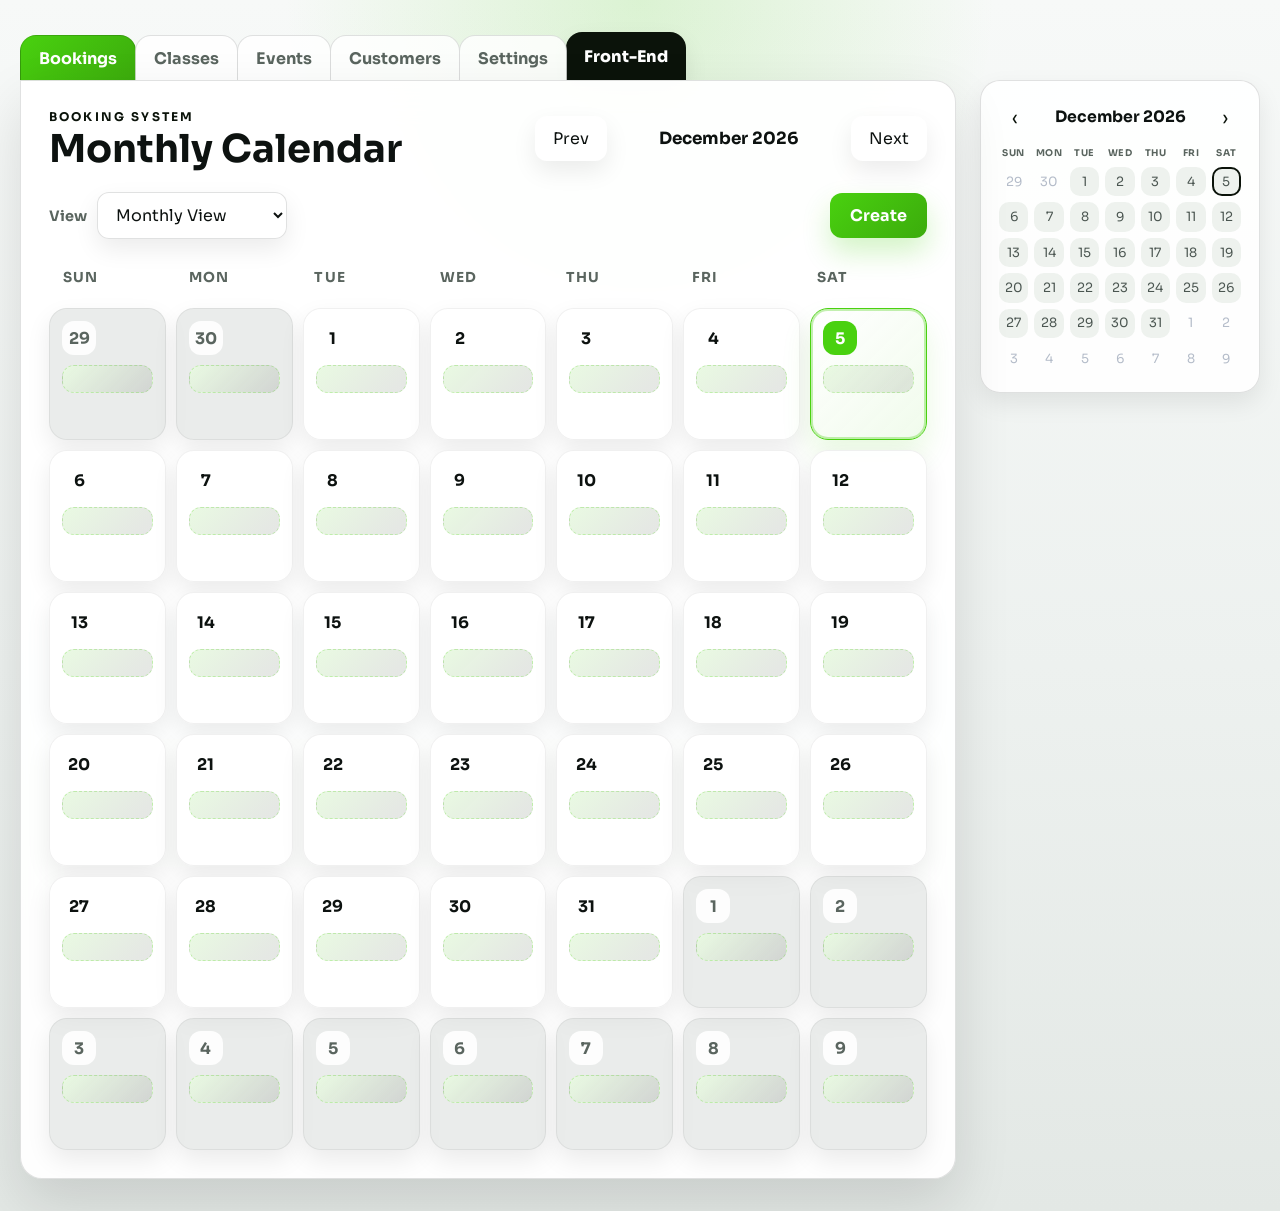
<file: html/admin.html>
<!doctype html>
<html lang="en">
  <head>
    <meta charset="UTF-8" />
    <meta name="viewport" content="width=device-width, initial-scale=1.0" />
    <title>Admin Calendar</title>
    <link rel="icon" type="image/webp" href="../img/logo-green.webp" />
    <link rel="preconnect" href="https://fonts.googleapis.com" />
    <link rel="preconnect" href="https://fonts.gstatic.com" crossorigin />
    <link
      href="https://fonts.googleapis.com/css2?family=Sora:wght@400;500;600;700;800&display=swap"
      rel="stylesheet"
    />
    <link rel="stylesheet" href="../css/admin.css" />
  </head>
  <body>
    <main class="calendar-shell">
      <section class="admin-tabs-shell">
        <div class="admin-tabs" role="tablist" aria-label="Admin sections">
          <button
            type="button"
            class="admin-tab is-active"
            role="tab"
            aria-selected="true"
            data-admin-tab-trigger="bookings"
          >
            Bookings
          </button>
          <button
            type="button"
            class="admin-tab"
            role="tab"
            aria-selected="false"
            data-admin-tab-trigger="classes"
          >
            Classes
          </button>
          <button
            type="button"
            class="admin-tab"
            role="tab"
            aria-selected="false"
            data-admin-tab-trigger="events"
          >
            Events
          </button>
          <button
            type="button"
            class="admin-tab"
            role="tab"
            aria-selected="false"
            data-admin-tab-trigger="customers"
          >
            Customers
          </button>
          <button
            type="button"
            class="admin-tab"
            role="tab"
            aria-selected="false"
            data-admin-tab-trigger="business"
          >
            Settings
          </button>
          <a href="booking.html" class="admin-frontend-link">Front-End</a>
        </div>

        <section class="admin-tab-panel" data-admin-tab-panel="bookings">
          <div class="calendar-layout">
            <div class="calendar-main">
              <section
                class="calendar-view-panel"
                data-calendar-layout
                aria-label="Monthly booking calendar"
              >
                <section class="calendar-card">
                  <header class="calendar-toolbar">
                    <div>
                      <p class="calendar-eyebrow">Booking System</p>
                      <h1 class="calendar-title">Monthly Calendar</h1>
                    </div>
                    <div class="calendar-controls">
                      <button
                        type="button"
                        class="calendar-nav"
                        data-calendar-nav="prev"
                        aria-label="Previous month"
                      >
                        Prev
                      </button>
                      <div
                        class="calendar-month"
                        data-calendar-month
                        aria-live="polite"
                      ></div>
                      <button
                        type="button"
                        class="calendar-nav"
                        data-calendar-nav="next"
                        aria-label="Next month"
                      >
                        Next
                      </button>
                    </div>
                  </header>

                  <div class="calendar-card-controls">
                    <label class="calendar-view-picker">
                      <span class="calendar-view-label">View</span>
                      <select
                        class="calendar-view-select"
                        aria-label="Calendar view"
                        data-calendar-view-select
                      >
                        <option value="daily">Daily View</option>
                        <option value="weekly">Weekly View</option>
                        <option value="monthly" selected>Monthly View</option>
                      </select>
                    </label>
                    <button type="button" class="calendar-create">
                      Create
                    </button>
                  </div>

                  <div class="calendar-weekdays" aria-hidden="true">
                    <span>Sun</span>
                    <span>Mon</span>
                    <span>Tue</span>
                    <span>Wed</span>
                    <span>Thu</span>
                    <span>Fri</span>
                    <span>Sat</span>
                  </div>

                  <div class="calendar-grid" data-calendar-grid></div>
                </section>
              </section>

              <section
                class="calendar-view-panel daily-layout is-hidden"
                data-daily-layout
                aria-label="Daily booking calendar"
              >
                <div class="daily-card">
                  <header class="daily-toolbar">
                    <div>
                      <p class="calendar-eyebrow">Booking System</p>
                      <h1 class="calendar-title">Daily Calendar</h1>
                    </div>
                    <div class="calendar-controls">
                      <button
                        type="button"
                        class="calendar-nav"
                        data-daily-nav="prev"
                        aria-label="Previous day"
                      >
                        Prev
                      </button>
                      <div
                        class="calendar-month"
                        data-daily-label
                        aria-live="polite"
                      ></div>
                      <button
                        type="button"
                        class="calendar-nav"
                        data-daily-nav="next"
                        aria-label="Next day"
                      >
                        Next
                      </button>
                    </div>
                  </header>

                  <div
                    class="calendar-card-controls calendar-card-controls--view-only"
                  >
                    <label class="calendar-view-picker">
                      <span class="calendar-view-label">View</span>
                      <select
                        class="calendar-view-select"
                        aria-label="Calendar view"
                        data-calendar-view-select
                      >
                        <option value="daily" selected>Daily View</option>
                        <option value="weekly">Weekly View</option>
                        <option value="monthly">Monthly View</option>
                      </select>
                    </label>
                  </div>

                  <div class="daily-grid" data-daily-grid></div>
                </div>
              </section>

              <section
                class="calendar-view-panel weekly-layout is-hidden"
                data-weekly-layout
                aria-label="Weekly booking calendar"
              >
                <div class="weekly-card">
                  <header class="weekly-toolbar">
                    <div>
                      <p class="calendar-eyebrow">Booking System</p>
                      <h1 class="calendar-title">Weekly Calendar</h1>
                    </div>
                    <div class="calendar-controls">
                      <button
                        type="button"
                        class="calendar-nav"
                        data-weekly-nav="prev"
                        aria-label="Previous week"
                      >
                        Prev
                      </button>
                      <div
                        class="calendar-month"
                        data-weekly-label
                        aria-live="polite"
                      ></div>
                      <button
                        type="button"
                        class="calendar-nav"
                        data-weekly-nav="next"
                        aria-label="Next week"
                      >
                        Next
                      </button>
                    </div>
                  </header>

                  <div
                    class="calendar-card-controls calendar-card-controls--view-only"
                  >
                    <label class="calendar-view-picker">
                      <span class="calendar-view-label">View</span>
                      <select
                        class="calendar-view-select"
                        aria-label="Calendar view"
                        data-calendar-view-select
                      >
                        <option value="daily">Daily View</option>
                        <option value="weekly" selected>Weekly View</option>
                        <option value="monthly">Monthly View</option>
                      </select>
                    </label>
                  </div>

                  <div class="weekly-board">
                    <div class="weekly-times" data-weekly-times></div>
                    <div class="weekly-columns-wrap">
                      <div class="weekly-columns" data-weekly-columns></div>
                    </div>
                  </div>
                </div>
              </section>
            </div>

            <aside
              class="mini-calendar-card"
              aria-label="Mini monthly calendar"
            >
              <div class="mini-calendar-header">
                <button
                  type="button"
                  class="mini-calendar-nav"
                  data-calendar-nav="prev"
                  aria-label="Previous month"
                >
                  &#8249;
                </button>
                <div
                  class="mini-calendar-month"
                  data-mini-calendar-month
                  aria-live="polite"
                ></div>
                <button
                  type="button"
                  class="mini-calendar-nav"
                  data-calendar-nav="next"
                  aria-label="Next month"
                >
                  &#8250;
                </button>
              </div>

              <div class="mini-calendar-weekdays" aria-hidden="true">
                <span>Sun</span>
                <span>Mon</span>
                <span>Tue</span>
                <span>Wed</span>
                <span>Thu</span>
                <span>Fri</span>
                <span>Sat</span>
              </div>

              <div class="mini-calendar-grid" data-mini-calendar-grid></div>
            </aside>
          </div>
        </section>

        <section
          class="admin-tab-panel is-hidden"
          data-admin-tab-panel="business"
        >
          <section class="calendar-card">
            <p class="calendar-eyebrow">Settings</p>
            <h2 class="calendar-title">Settings</h2>

            <div
              class="settings-tabs"
              role="tablist"
              aria-label="Settings sections"
            >
              <button
                type="button"
                class="settings-tab is-active"
                role="tab"
                aria-selected="true"
                data-settings-tab-trigger="profile"
              >
                Profile
              </button>
              <button
                type="button"
                class="settings-tab"
                role="tab"
                aria-selected="false"
                data-settings-tab-trigger="branding"
              >
                Branding
              </button>
              <button
                type="button"
                class="settings-tab"
                role="tab"
                aria-selected="false"
                data-settings-tab-trigger="capacity"
              >
                Capacity
              </button>
              <button
                type="button"
                class="settings-tab"
                role="tab"
                aria-selected="false"
                data-settings-tab-trigger="payments"
              >
                Payments
              </button>
              <button
                type="button"
                class="settings-tab"
                role="tab"
                aria-selected="false"
                data-settings-tab-trigger="notifications"
              >
                Notifications
              </button>
            </div>

            <section
              class="settings-tab-panel"
              data-settings-tab-panel="profile"
            >
              <form class="admin-form">
                <div class="admin-form-grid">
                  <label class="admin-field admin-field-wide">
                    <span>Business Name</span>
                    <input
                      type="text"
                      name="business_name"
                      placeholder="Your studio or business name"
                    />
                  </label>

                  <label class="admin-field admin-field-wide">
                    <span>Logo</span>
                    <input type="file" name="business_logo" accept="image/*" />
                  </label>

                  <label class="admin-field admin-field-wide">
                    <span>Contact Details</span>
                    <textarea
                      name="business_contact_details"
                      rows="3"
                      placeholder="Studio address, contact person, social links, or other public-facing details"
                    ></textarea>
                  </label>

                  <label class="admin-field">
                    <span>Support Email</span>
                    <input
                      type="email"
                      name="support_email"
                      placeholder="support@yourbusiness.com"
                    />
                  </label>

                  <label class="admin-field">
                    <span>Phone</span>
                    <input
                      type="tel"
                      name="business_phone"
                      placeholder="+64 21 000 0000"
                    />
                  </label>
                </div>
              </form>
            </section>

            <section
              class="settings-tab-panel is-hidden"
              data-settings-tab-panel="branding"
            >
              <div class="branding-grid">
                <article class="branding-card">
                  <p class="calendar-eyebrow">Custom Colors</p>
                  <h3 class="branding-title">Color Palette</h3>
                  <div class="branding-swatches">
                    <label class="branding-swatch">
                      <span>Primary</span>
                      <input
                        type="color"
                        value="#49d10f"
                        data-branding-color="primary"
                      />
                    </label>
                    <label class="branding-swatch">
                      <span>Text on Primary</span>
                      <input
                        type="color"
                        value="#ffffff"
                        data-branding-color="primaryText"
                      />
                    </label>
                    <label class="branding-swatch">
                      <span>Accent</span>
                      <input
                        type="color"
                        value="#0b130a"
                        data-branding-color="accent"
                      />
                    </label>
                    <label class="branding-swatch">
                      <span>Surface</span>
                      <input
                        type="color"
                        value="#ffffff"
                        data-branding-color="surface"
                      />
                    </label>
                  </div>
                  <div class="branding-actions">
                    <button
                      type="button"
                      class="calendar-nav"
                      data-branding-default
                    >
                      Default
                    </button>
                    <button
                      type="button"
                      class="calendar-create"
                      data-branding-save
                    >
                      Save
                    </button>
                  </div>
                  <p
                    class="branding-status"
                    data-branding-status
                    aria-live="polite"
                  ></p>
                </article>

                <article class="branding-card">
                  <p class="calendar-eyebrow">Button Style</p>
                  <h3 class="branding-title">CTA Appearance</h3>
                  <div class="branding-options">
                    <label class="branding-option">
                      <input
                        type="radio"
                        name="button_style"
                        value="solid"
                        checked
                        data-branding-button-style
                      />
                      <span>Solid</span>
                    </label>
                    <label class="branding-option">
                      <input
                        type="radio"
                        name="button_style"
                        value="outline"
                        data-branding-button-style
                      />
                      <span>Outline</span>
                    </label>
                    <label class="branding-option">
                      <input
                        type="radio"
                        name="button_style"
                        value="soft-shadow"
                        data-branding-button-style
                      />
                      <span>Soft Shadow</span>
                    </label>
                  </div>
                  <div class="branding-preview-row">
                    <button type="button" class="calendar-create">
                      Preview Button
                    </button>
                  </div>
                </article>

                <article class="branding-card branding-card-wide">
                  <p class="calendar-eyebrow">Booking Page Theme</p>
                  <h3 class="branding-title">Theme Direction</h3>
                  <div class="branding-theme-grid">
                    <label class="branding-theme-option is-active">
                      <input
                        type="radio"
                        name="booking_theme"
                        value="clean-light"
                        checked
                        data-branding-theme
                      />
                      <span>Clean Light</span>
                    </label>
                    <label class="branding-theme-option">
                      <input
                        type="radio"
                        name="booking_theme"
                        value="bold-contrast"
                        data-branding-theme
                      />
                      <span>Bold Contrast</span>
                    </label>
                    <label class="branding-theme-option">
                      <input
                        type="radio"
                        name="booking_theme"
                        value="minimal-studio"
                        data-branding-theme
                      />
                      <span>Minimal Studio</span>
                    </label>
                  </div>
                </article>
              </div>
            </section>

            <section
              class="settings-tab-panel is-hidden"
              data-settings-tab-panel="capacity"
            >
              <div class="branding-grid">
                <article class="branding-card">
                  <p class="calendar-eyebrow">Capacity Rules</p>
                  <h3 class="branding-title">How It Works</h3>
                  <div class="branding-options">
                    <div class="branding-option">
                      <span
                        >Confirmed bookings fill the main capacity first.</span
                      >
                    </div>
                    <div class="branding-option">
                      <span
                        >Overbooking opens only after confirmed spots are
                        full.</span
                      >
                    </div>
                    <div class="branding-option">
                      <span
                        >Waitlist starts after confirmed and overbooking spots
                        are exhausted.</span
                      >
                    </div>
                    <div class="branding-option">
                      <span
                        >Auto-close blocks new bookings when no configured spots
                        remain.</span
                      >
                    </div>
                  </div>
                </article>

                <article class="branding-card">
                  <p class="calendar-eyebrow">Where To Set It</p>
                  <h3 class="branding-title">Session Controls</h3>
                  <div class="branding-options">
                    <div class="branding-option">
                      <span
                        >Create or edit a class/event to set waitlist,
                        overbooking, and auto-close rules.</span
                      >
                    </div>
                    <div class="branding-option">
                      <span>Each session keeps its own capacity settings.</span>
                    </div>
                    <div class="branding-option">
                      <span
                        >Attendee lists show confirmed, overbooked, and
                        waitlisted statuses.</span
                      >
                    </div>
                  </div>
                </article>
              </div>
            </section>

            <section
              class="settings-tab-panel is-hidden"
              data-settings-tab-panel="payments"
            >
              <div data-payments-panel>
                <div class="branding-grid">
                  <article class="branding-card">
                    <p class="calendar-eyebrow">Payments</p>
                    <h3 class="branding-title">Payment Providers</h3>
                    <form class="admin-form">
                      <div class="admin-form-grid">
                        <label class="admin-field admin-field-wide">
                          <span>Stripe Publishable Key</span>
                          <input
                            type="text"
                            name="stripe_publishable_key"
                            placeholder="pk_live_... or pk_test_..."
                            autocomplete="off"
                          />
                        </label>

                        <label class="admin-field admin-field-wide">
                          <span>Stripe Secret Key</span>
                          <input
                            type="password"
                            name="stripe_secret_key"
                            placeholder="sk_live_... or sk_test_..."
                            autocomplete="off"
                          />
                        </label>

                        <label class="admin-field admin-field-wide">
                          <span>Stripe Webhook Secret</span>
                          <input
                            type="password"
                            name="stripe_webhook_secret"
                            placeholder="whsec_..."
                            autocomplete="off"
                          />
                        </label>

                        <label class="admin-field admin-field-wide">
                          <span>Public Payment Notes</span>
                          <textarea
                            name="payment_public_notes"
                            rows="3"
                            placeholder="Accepted cards, payment instructions, or invoice notes shown to customers"
                          ></textarea>
                        </label>
                      </div>
                    </form>
                  </article>

                  <article class="branding-card">
                    <p class="calendar-eyebrow">Checkout Rules</p>
                    <h3 class="branding-title">Deposits And Full Payment</h3>
                    <form class="admin-form">
                      <div class="admin-form-grid">
                        <div class="admin-field admin-field-wide">
                          <span>Stripe Fee</span>
                          <div class="branding-option">
                            <span
                              >Stripe takes 2.6% per transaction. Add a
                              surcharge below if you want to recover part or all
                              of that fee.</span
                            >
                          </div>
                        </div>

                        <label class="admin-capacity-toggle">
                          <input
                            type="checkbox"
                            name="payments_require_full_payment"
                          />
                          <span>Pay Full Now</span>
                        </label>

                        <label class="admin-capacity-toggle">
                          <input
                            type="checkbox"
                            name="payments_allow_pay_onsite"
                          />
                          <span>Pay on-site allowed</span>
                        </label>

                        <label class="admin-field">
                          <span>Surcharge Per Transaction</span>
                          <input
                            type="text"
                            name="transaction_surcharge"
                            inputmode="decimal"
                            placeholder="2.6% or $1.50"
                          />
                        </label>

                        <label class="admin-field admin-field-wide">
                          <span>Payment Due Notes</span>
                          <textarea
                            name="payment_due_notes"
                            rows="2"
                            placeholder="Balance due on arrival, due 24 hours before start, or invoice timing"
                          ></textarea>
                        </label>
                      </div>
                    </form>
                  </article>

                  <article class="branding-card branding-card-wide">
                    <p class="calendar-eyebrow">Refund Rules</p>
                    <h3 class="branding-title">
                      Refund And Cancellation Policy
                    </h3>
                    <form class="admin-form">
                      <div class="admin-form-grid">
                        <label class="admin-field">
                          <span>Refund Rule</span>
                          <select name="refund_rule">
                            <option value="no-refunds">No refunds</option>
                            <option value="full-before-window">
                              Full refund before cutoff
                            </option>
                            <option value="partial-before-window">
                              Partial refund before cutoff
                            </option>
                            <option value="credit-only">
                              Studio credit only
                            </option>
                          </select>
                        </label>

                        <label class="admin-field">
                          <span>Refund Cutoff</span>
                          <input
                            type="text"
                            name="refund_cutoff"
                            placeholder="24 hours before start"
                          />
                        </label>

                        <label class="admin-field">
                          <span>Refund Amount</span>
                          <input
                            type="text"
                            name="refund_amount"
                            inputmode="decimal"
                            placeholder="100% or $0.00"
                          />
                        </label>

                        <label class="admin-capacity-toggle">
                          <input
                            type="checkbox"
                            name="refund_deposit_nonrefundable"
                            checked
                          />
                          <span>Deposit is non-refundable</span>
                        </label>

                        <label class="admin-field admin-field-wide">
                          <span>Refund Policy Copy</span>
                          <textarea
                            name="refund_policy_copy"
                            rows="3"
                            placeholder="Write the customer-facing refund and cancellation policy shown at checkout"
                          ></textarea>
                        </label>
                      </div>
                    </form>
                  </article>
                </div>
                <div class="branding-actions">
                  <button
                    type="button"
                    class="calendar-nav"
                    data-payments-default
                  >
                    Default
                  </button>
                  <button
                    type="button"
                    class="calendar-create"
                    data-payments-save
                  >
                    Save
                  </button>
                </div>
                <p
                  class="branding-status"
                  data-payments-status
                  aria-live="polite"
                ></p>
              </div>
            </section>

            <section
              class="settings-tab-panel is-hidden"
              data-settings-tab-panel="notifications"
            >
              <div class="branding-grid">
                <article class="branding-card">
                  <p class="calendar-eyebrow">Notifications</p>
                  <h3 class="branding-title">Core Notification Settings</h3>
                  <form class="admin-form">
                    <div class="admin-form-grid">
                      <label class="admin-capacity-toggle">
                        <input
                          type="checkbox"
                          name="notifications_customer_emails"
                        />
                        <span>Enable customer emails</span>
                      </label>

                      <label class="admin-capacity-toggle">
                        <input
                          type="checkbox"
                          name="notifications_admin_emails"
                        />
                        <span>Enable admin emails</span>
                      </label>

                      <label class="admin-field">
                        <span>Admin Notification Email</span>
                        <input
                          type="email"
                          name="notifications_admin_email"
                          placeholder="owner@business.com"
                        />
                      </label>

                      <label class="admin-field">
                        <span>Reply-To Email</span>
                        <input
                          type="email"
                          name="notifications_reply_to"
                          placeholder="hello@business.com"
                        />
                      </label>

                      <label class="admin-field">
                        <span>From Name</span>
                        <input
                          type="text"
                          name="notifications_from_name"
                          placeholder="Studio Name"
                        />
                      </label>

                      <label class="admin-field">
                        <span>From Email</span>
                        <input
                          type="email"
                          name="notifications_from_email"
                          placeholder="noreply@business.com"
                        />
                      </label>
                    </div>
                  </form>
                </article>

                <article class="branding-card">
                  <p class="calendar-eyebrow">Triggers</p>
                  <h3 class="branding-title">Important Event Emails</h3>
                  <form class="admin-form">
                    <div class="admin-form-grid">
                      <label class="admin-capacity-toggle">
                        <input
                          type="checkbox"
                          name="notifications_booking_confirmation"
                        />
                        <span>Booking confirmation</span>
                      </label>

                      <label class="admin-capacity-toggle">
                        <input
                          type="checkbox"
                          name="notifications_booking_cancellation"
                        />
                        <span>Booking cancellation</span>
                      </label>

                      <label class="admin-capacity-toggle">
                        <input
                          type="checkbox"
                          name="notifications_booking_reminder"
                        />
                        <span>Booking reminder</span>
                      </label>

                      <label class="admin-capacity-toggle">
                        <input type="checkbox" name="notifications_waitlist" />
                        <span>Waitlist / promotion</span>
                      </label>

                      <label class="admin-capacity-toggle">
                        <input
                          type="checkbox"
                          name="notifications_pay_onsite"
                        />
                        <span>Pay on-site confirmation</span>
                      </label>

                      <label class="admin-capacity-toggle">
                        <input
                          type="checkbox"
                          name="notifications_admin_alerts"
                        />
                        <span>Admin alerts for new bookings</span>
                      </label>
                    </div>
                  </form>
                </article>

                <article class="branding-card branding-card-wide">
                  <p class="calendar-eyebrow">Templates</p>
                  <h3 class="branding-title">
                    Reminder Timing And Message Content
                  </h3>
                  <form class="admin-form">
                    <div class="admin-form-grid">
                      <label class="admin-field">
                        <span>Reminder Timing</span>
                        <input
                          type="text"
                          name="notifications_reminder_timing"
                          placeholder="24 hours before start"
                        />
                      </label>

                      <label class="admin-field">
                        <span>Secondary Reminder</span>
                        <input
                          type="text"
                          name="notifications_secondary_reminder"
                          placeholder="2 hours before start"
                        />
                      </label>

                      <label class="admin-field admin-field-wide">
                        <span>Customer Confirmation Template</span>
                        <textarea
                          name="notifications_customer_template"
                          rows="3"
                          placeholder="Hi {name}, your booking for {session_title} on {session_date} at {session_time} is confirmed."
                        ></textarea>
                      </label>

                      <label class="admin-field admin-field-wide">
                        <span>Admin Alert Template</span>
                        <textarea
                          name="notifications_admin_template"
                          rows="3"
                          placeholder="New booking: {name} booked {session_title} on {session_date} at {session_time}."
                        ></textarea>
                      </label>

                      <label class="admin-field admin-field-wide">
                        <span>Email Footer / Signature</span>
                        <textarea
                          name="notifications_footer"
                          rows="3"
                          placeholder="Business name, contact details, support info, and social links."
                        ></textarea>
                      </label>
                    </div>
                  </form>
                </article>
              </div>
            </section>
          </section>
        </section>

        <section
          class="admin-tab-panel is-hidden"
          data-admin-tab-panel="customers"
        >
          <section class="calendar-card">
            <p class="calendar-eyebrow">Customers</p>
            <h2 class="calendar-title">Customer Records</h2>
            <div class="customer-list" data-customer-list></div>
          </section>
        </section>

        <section
          class="admin-tab-panel is-hidden"
          data-admin-tab-panel="events"
        >
          <section class="calendar-card">
            <p class="calendar-eyebrow">Events</p>
            <h2 class="calendar-title">Event Management</h2>
            <div class="admin-session-list" data-event-list></div>
          </section>
        </section>

        <section
          class="admin-tab-panel is-hidden"
          data-admin-tab-panel="classes"
        >
          <section class="calendar-card">
            <p class="calendar-eyebrow">Classes</p>
            <h2 class="calendar-title">Class Management</h2>
            <div class="admin-session-list" data-class-list></div>
          </section>
        </section>
      </section>
    </main>

    <div class="admin-modal is-hidden" data-admin-modal aria-hidden="true">
      <div class="admin-modal-backdrop" data-admin-modal-close></div>
      <section
        class="admin-modal-dialog"
        role="dialog"
        aria-modal="true"
        aria-labelledby="admin-modal-title"
      >
        <header class="admin-modal-header">
          <div>
            <p class="calendar-eyebrow">Create Booking Item</p>
            <h2 class="admin-modal-title" id="admin-modal-title">
              New Event or Class
            </h2>
          </div>
          <button
            type="button"
            class="admin-modal-close"
            aria-label="Close create modal"
            data-admin-modal-close
          >
            X
          </button>
        </header>

        <form class="admin-form" data-admin-create-form>
          <div class="admin-form-grid">
            <label class="admin-field">
              <span>Type</span>
              <select name="type" required data-session-type>
                <option value="class">Class</option>
                <option value="event">Event</option>
              </select>
            </label>

            <div class="admin-class-fields" data-class-fields>
              <div class="admin-event-fields-title">Class Details</div>

              <label class="admin-field admin-field-wide">
                <span>Name</span>
                <input
                  type="text"
                  name="name"
                  placeholder="Enter class name"
                  required
                />
              </label>

              <label class="admin-field">
                <span>Price</span>
                <input
                  type="text"
                  name="price"
                  inputmode="decimal"
                  placeholder="$0.00"
                  data-currency-input
                  required
                />
              </label>

              <label class="admin-field">
                <span>Capped At</span>
                <input
                  type="number"
                  name="capacity"
                  min="1"
                  placeholder="Total students"
                  required
                />
              </label>

              <div class="admin-field admin-field-wide admin-capacity-panel">
                <span>Capacity Controls</span>
                <div class="admin-capacity-grid">
                  <label class="admin-capacity-toggle">
                    <input type="checkbox" name="waitlist_enabled" />
                    <span>Enable waitlist</span>
                  </label>
                  <label class="admin-field">
                    <span>Waitlist Spots</span>
                    <input
                      type="number"
                      name="waitlist_limit"
                      min="0"
                      value="0"
                    />
                  </label>
                  <label class="admin-capacity-toggle">
                    <input
                      type="checkbox"
                      name="auto_promote_waitlist"
                      checked
                    />
                    <span>Auto-promote when spots open</span>
                  </label>
                  <label class="admin-capacity-toggle">
                    <input
                      type="checkbox"
                      name="auto_close_when_full"
                      checked
                    />
                    <span>Auto-close when full</span>
                  </label>
                  <label class="admin-capacity-toggle">
                    <input type="checkbox" name="allow_overbooking" />
                    <span>Allow overbooking</span>
                  </label>
                  <label class="admin-field">
                    <span>Overbooking Limit</span>
                    <input
                      type="number"
                      name="overbooking_limit"
                      min="0"
                      value="0"
                    />
                  </label>
                </div>
              </div>

              <label class="admin-field">
                <span>Date</span>
                <input type="date" name="date" required />
              </label>

              <label class="admin-field">
                <span>Start Time</span>
                <select name="start_time" required data-time-select>
                  <option value="">Select a start time</option>
                </select>
              </label>

              <label class="admin-field">
                <span>Age Group</span>
                <input
                  type="text"
                  name="age_group"
                  placeholder="All ages or 12-16"
                />
              </label>

              <label class="admin-field">
                <span>Duration</span>
                <input type="text" name="duration" placeholder="60 mins" />
              </label>

              <label class="admin-field">
                <span>Instructor / Host</span>
                <input
                  type="text"
                  name="instructor"
                  placeholder="Teacher or presenter"
                />
              </label>

              <label class="admin-field">
                <span>Location</span>
                <input type="text" name="location" placeholder="Studio A" />
              </label>

              <label class="admin-field admin-field-wide">
                <span>Address</span>
                <div class="address-autocomplete">
                  <input
                    type="text"
                    name="address"
                    placeholder="123 Main Street, City, Postcode"
                    data-address-search
                    autocomplete="off"
                  />
                  <div
                    class="address-suggestions is-hidden"
                    data-address-suggestions
                  ></div>
                </div>
              </label>

              <input type="hidden" name="latitude" />
              <input type="hidden" name="longitude" />

              <div class="admin-field admin-field-wide">
                <span>Map Preview</span>
                <div
                  class="address-map-preview is-empty"
                  data-address-map-preview
                >
                  Select an address to preview the map.
                </div>
              </div>

              <label class="admin-field admin-field-wide">
                <span>Description</span>
                <textarea
                  name="description"
                  rows="3"
                  placeholder="What should students know before booking?"
                ></textarea>
              </label>

              <label class="admin-field admin-field-wide">
                <span>Notes</span>
                <textarea
                  name="notes"
                  rows="3"
                  placeholder="Internal notes, equipment, requirements, or reminders"
                ></textarea>
              </label>
            </div>

            <div class="admin-event-fields is-hidden" data-event-fields>
              <div class="admin-event-fields-title">Event Details</div>

              <label class="admin-field admin-field-wide">
                <span>Name</span>
                <input
                  type="text"
                  name="event_name"
                  placeholder="Enter event name"
                />
              </label>

              <label class="admin-field">
                <span>Price</span>
                <input
                  type="text"
                  name="event_price"
                  inputmode="decimal"
                  placeholder="$0.00"
                  data-currency-input
                />
              </label>

              <label class="admin-field">
                <span>Capped At</span>
                <input
                  type="number"
                  name="event_capacity"
                  min="1"
                  placeholder="Total attendees"
                />
              </label>

              <div class="admin-field admin-field-wide admin-capacity-panel">
                <span>Capacity Controls</span>
                <div class="admin-capacity-grid">
                  <label class="admin-capacity-toggle">
                    <input type="checkbox" name="event_waitlist_enabled" />
                    <span>Enable waitlist</span>
                  </label>
                  <label class="admin-field">
                    <span>Waitlist Spots</span>
                    <input
                      type="number"
                      name="event_waitlist_limit"
                      min="0"
                      value="0"
                    />
                  </label>
                  <label class="admin-capacity-toggle">
                    <input
                      type="checkbox"
                      name="event_auto_promote_waitlist"
                      checked
                    />
                    <span>Auto-promote when spots open</span>
                  </label>
                  <label class="admin-capacity-toggle">
                    <input
                      type="checkbox"
                      name="event_auto_close_when_full"
                      checked
                    />
                    <span>Auto-close when full</span>
                  </label>
                  <label class="admin-capacity-toggle">
                    <input type="checkbox" name="event_allow_overbooking" />
                    <span>Allow overbooking</span>
                  </label>
                  <label class="admin-field">
                    <span>Overbooking Limit</span>
                    <input
                      type="number"
                      name="event_overbooking_limit"
                      min="0"
                      value="0"
                    />
                  </label>
                </div>
              </div>

              <label class="admin-field">
                <span>Date</span>
                <input type="date" name="event_date" />
              </label>

              <label class="admin-field">
                <span>Start Time</span>
                <select name="event_start_time" data-time-select>
                  <option value="">Select a start time</option>
                </select>
              </label>

              <label class="admin-field">
                <span>Instructor / Host</span>
                <input
                  type="text"
                  name="event_instructor"
                  placeholder="Host or presenter"
                />
              </label>

              <label class="admin-field">
                <span>Location</span>
                <input
                  type="text"
                  name="event_location"
                  placeholder="Main Hall"
                />
              </label>

              <label class="admin-field admin-field-wide">
                <span>Address</span>
                <div class="address-autocomplete">
                  <input
                    type="text"
                    name="event_address"
                    placeholder="123 Main Street, City, Postcode"
                    data-address-search
                    autocomplete="off"
                  />
                  <div
                    class="address-suggestions is-hidden"
                    data-address-suggestions
                  ></div>
                </div>
              </label>

              <input type="hidden" name="event_latitude" />
              <input type="hidden" name="event_longitude" />

              <div class="admin-field admin-field-wide">
                <span>Map Preview</span>
                <div
                  class="address-map-preview is-empty"
                  data-address-map-preview
                >
                  Select an address to preview the map.
                </div>
              </div>

              <label class="admin-field admin-field-wide">
                <span>Description</span>
                <textarea
                  name="event_description"
                  rows="3"
                  placeholder="What should people know before booking?"
                ></textarea>
              </label>

              <label class="admin-field admin-field-wide">
                <span>Notes</span>
                <textarea
                  name="event_notes"
                  rows="3"
                  placeholder="Internal notes, setup requirements, or reminders"
                ></textarea>
              </label>

              <label class="admin-field">
                <span>End Time</span>
                <input type="time" name="event_end_time" />
              </label>

              <label class="admin-field">
                <span>Dress Code</span>
                <input
                  type="text"
                  name="dress_code"
                  placeholder="Cocktail, casual, themed"
                />
              </label>

              <label class="admin-field admin-field-wide">
                <span>What To Bring</span>
                <textarea
                  name="what_to_bring"
                  rows="2"
                  placeholder="Tickets, shoes, water bottle, ID, props"
                ></textarea>
              </label>

              <label class="admin-field admin-field-wide">
                <span>Arrival Notes</span>
                <textarea
                  name="arrival_notes"
                  rows="2"
                  placeholder="Arrive 15 minutes early, check in at front desk, doors close at 7:10 PM"
                ></textarea>
              </label>

              <label class="admin-field admin-field-wide">
                <span>Parking / Entry</span>
                <textarea
                  name="parking_info"
                  rows="2"
                  placeholder="Street parking, building entrance, lift access"
                ></textarea>
              </label>

              <label class="admin-field admin-field-wide">
                <span>Refund Policy</span>
                <textarea
                  name="refund_policy"
                  rows="2"
                  placeholder="Non-refundable, transferable up to 24 hours before start"
                ></textarea>
              </label>
            </div>
          </div>

          <div class="admin-form-actions">
            <p
              class="admin-form-status"
              data-admin-form-status
              aria-live="polite"
            ></p>
            <div class="admin-form-buttons">
              <button type="button" class="calendar-nav" data-admin-modal-close>
                Cancel
              </button>
              <button type="submit" class="calendar-create">Save Item</button>
            </div>
          </div>
        </form>
      </section>
    </div>

    <div
      class="admin-modal is-hidden"
      data-admin-details-modal
      aria-hidden="true"
    >
      <div class="admin-modal-backdrop" data-admin-details-close></div>
      <section
        class="admin-modal-dialog public-modal-dialog"
        role="dialog"
        aria-modal="true"
        aria-labelledby="admin-details-title"
      >
        <header class="admin-modal-header">
          <div>
            <p class="calendar-eyebrow">Booking Item</p>
            <h2
              class="admin-modal-title"
              id="admin-details-title"
              data-admin-details-title
            >
              Session Details
            </h2>
          </div>
          <button
            type="button"
            class="admin-modal-close"
            aria-label="Close session details"
            data-admin-details-close
          >
            X
          </button>
        </header>

        <div class="public-modal-content" data-admin-details-content></div>

        <div class="admin-form-actions">
          <p class="admin-form-status">
            This is the current event/class information shown to users.
          </p>
          <div class="admin-form-buttons">
            <button type="button" class="calendar-nav" data-admin-edit-session>
              Edit
            </button>
            <button
              type="button"
              class="calendar-nav admin-delete-button"
              data-admin-delete-session
            >
              Delete
            </button>
            <button type="button" class="calendar-nav" data-admin-details-close>
              Close
            </button>
          </div>
        </div>
      </section>
    </div>

    <div
      class="admin-modal is-hidden"
      data-admin-delete-modal
      aria-hidden="true"
    >
      <div class="admin-modal-backdrop" data-admin-delete-close></div>
      <section
        class="admin-modal-dialog admin-confirm-dialog"
        role="dialog"
        aria-modal="true"
        aria-labelledby="admin-delete-title"
      >
        <header class="admin-modal-header">
          <div>
            <p class="calendar-eyebrow">Confirm Delete</p>
            <h2 class="admin-modal-title" id="admin-delete-title">
              Are you sure?
            </h2>
          </div>
          <button
            type="button"
            class="admin-modal-close"
            aria-label="Close delete confirmation"
            data-admin-delete-close
          >
            X
          </button>
        </header>

        <p class="daily-event-empty" data-admin-delete-message>
          This will permanently remove this class or event.
        </p>

        <div class="admin-form-actions">
          <p class="admin-form-status">This action cannot be undone.</p>
          <div class="admin-form-buttons">
            <button type="button" class="calendar-nav" data-admin-delete-close>
              No
            </button>
            <button
              type="button"
              class="calendar-create admin-delete-confirm"
              data-admin-delete-confirm
            >
              Yes
            </button>
          </div>
        </div>
      </section>
    </div>

    <div
      class="admin-modal is-hidden"
      data-admin-attendees-modal
      aria-hidden="true"
    >
      <div class="admin-modal-backdrop" data-admin-attendees-close></div>
      <section
        class="admin-modal-dialog"
        role="dialog"
        aria-modal="true"
        aria-labelledby="admin-attendees-title"
      >
        <header class="admin-modal-header">
          <div>
            <p class="calendar-eyebrow">Class Attendees</p>
            <h2
              class="admin-modal-title"
              id="admin-attendees-title"
              data-admin-attendees-title
            >
              Attendees
            </h2>
          </div>
          <button
            type="button"
            class="admin-modal-close"
            aria-label="Close attendees modal"
            data-admin-attendees-close
          >
            X
          </button>
        </header>

        <label class="admin-attendee-search">
          <span>Search Attendees</span>
          <input
            type="text"
            placeholder="Search by name, email, code, or notes"
            data-admin-attendees-search
          />
        </label>

        <div class="admin-attendees-list" data-admin-attendees-list></div>

        <div class="admin-form-actions">
          <p class="admin-form-status">
            Attendees are customers who booked this class from the public site.
          </p>
          <div class="admin-form-buttons">
            <button
              type="button"
              class="calendar-nav"
              data-admin-attendees-close
            >
              Close
            </button>
          </div>
        </div>
      </section>
    </div>

    <div
      class="admin-modal is-hidden"
      data-admin-event-attendees-modal
      aria-hidden="true"
    >
      <div class="admin-modal-backdrop" data-admin-event-attendees-close></div>
      <section
        class="admin-modal-dialog"
        role="dialog"
        aria-modal="true"
        aria-labelledby="admin-event-attendees-title"
      >
        <header class="admin-modal-header">
          <div>
            <p class="calendar-eyebrow">Event Attendees</p>
            <h2
              class="admin-modal-title"
              id="admin-event-attendees-title"
              data-admin-event-attendees-title
            >
              Attendees
            </h2>
          </div>
          <button
            type="button"
            class="admin-modal-close"
            aria-label="Close event attendees modal"
            data-admin-event-attendees-close
          >
            X
          </button>
        </header>

        <label class="admin-attendee-search">
          <span>Search Attendees</span>
          <input
            type="text"
            placeholder="Search by name, email, code, or notes"
            data-admin-event-attendees-search
          />
        </label>

        <div class="admin-attendees-list" data-admin-event-attendees-list></div>

        <div class="admin-form-actions">
          <p class="admin-form-status">
            Attendees are customers who booked this event from the public site.
          </p>
          <div class="admin-form-buttons">
            <button
              type="button"
              class="calendar-nav"
              data-admin-event-attendees-close
            >
              Close
            </button>
          </div>
        </div>
      </section>
    </div>

    <script src="../js/shared-schedule.js"></script>
    <script src="../js/calendar.js"></script>
  </body>
</html>
</file>
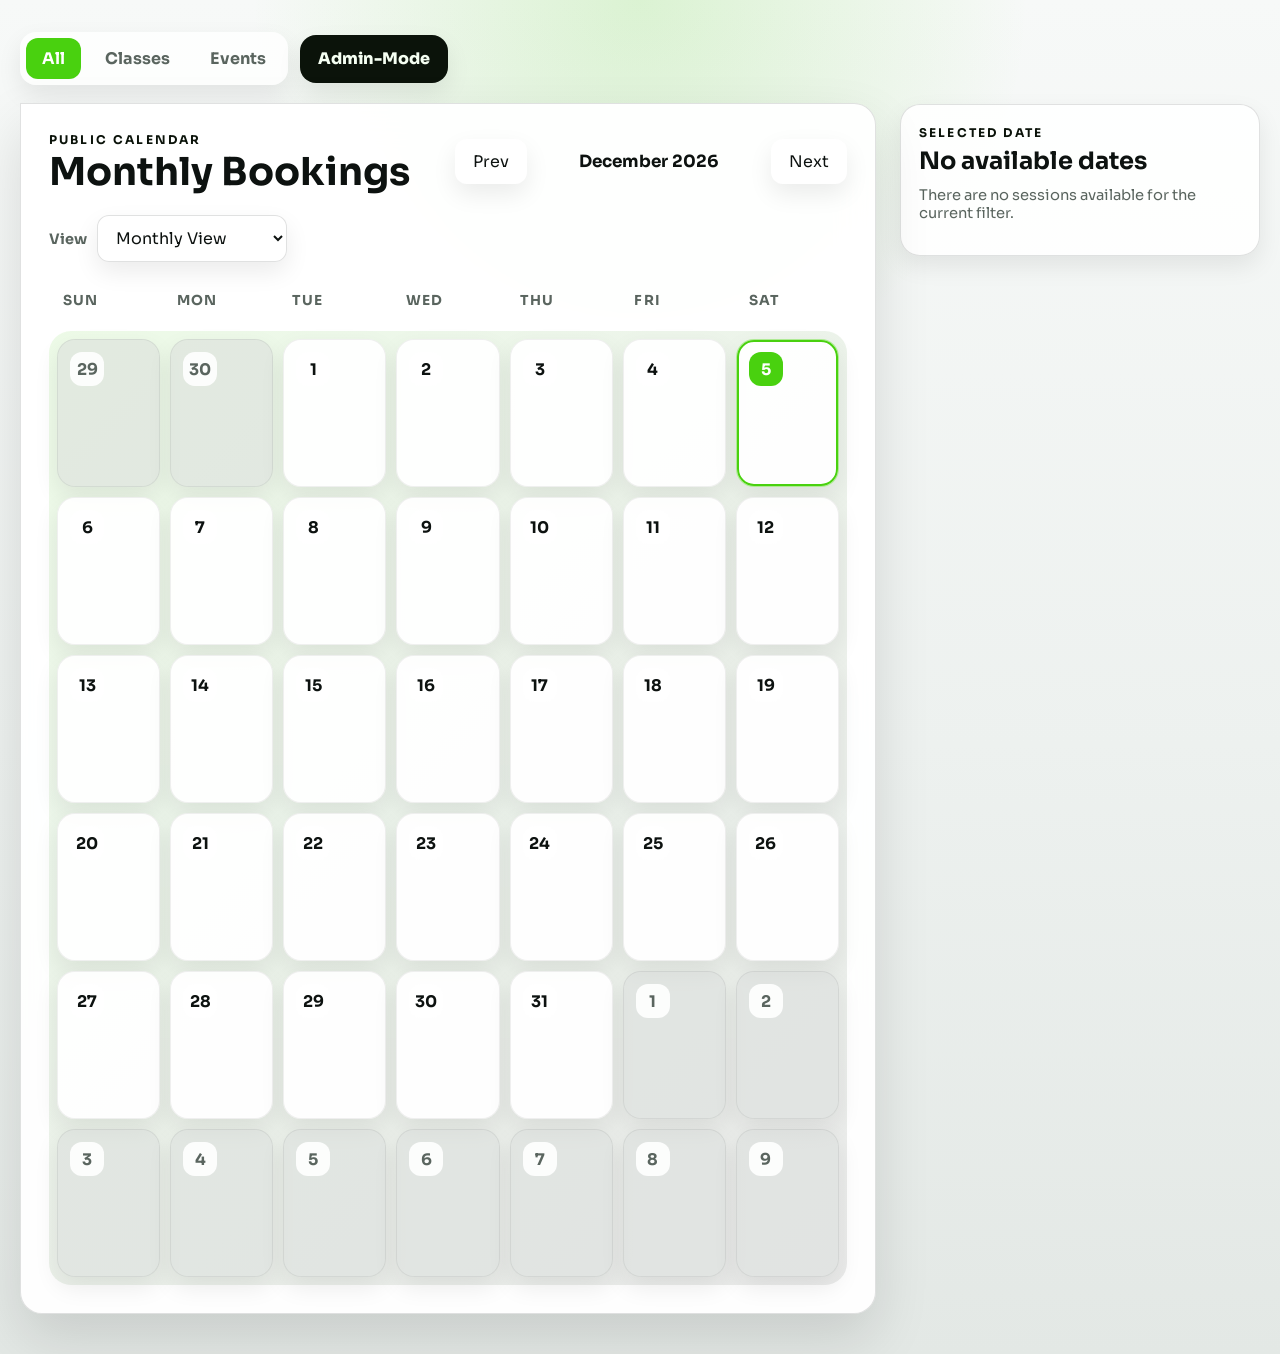
<file: html/booking.html>
<!doctype html>
<html lang="en">
  <head>
    <meta charset="UTF-8" />
    <meta name="viewport" content="width=device-width, initial-scale=1.0" />
    <title>Book A Class</title>
    <link rel="icon" type="image/webp" href="../img/logo-green.webp" />
    <link rel="preconnect" href="https://fonts.googleapis.com" />
    <link rel="preconnect" href="https://fonts.gstatic.com" crossorigin />
    <link
      href="https://fonts.googleapis.com/css2?family=Sora:wght@400;500;600;700;800&display=swap"
      rel="stylesheet"
    />
    <link rel="stylesheet" href="../css/booking.css" />
  </head>
  <body>
    <main class="public-shell">
      <section class="public-layout" aria-label="Public booking calendar">
        <div class="public-main">
          <div class="public-actions">
            <div
              class="public-filter-group"
              role="group"
              aria-label="Booking type"
            >
              <button
                type="button"
                class="public-filter is-active"
                data-booking-filter="all"
              >
                All
              </button>
              <button
                type="button"
                class="public-filter"
                data-booking-filter="class"
              >
                Classes
              </button>
              <button
                type="button"
                class="public-filter"
                data-booking-filter="event"
              >
                Events
              </button>
            </div>
            <a href="admin.html" class="public-admin-link">Admin-Mode</a>
          </div>

          <section
            class="calendar-view-panel"
            data-public-calendar-layout
            aria-label="Monthly booking calendar"
          >
            <section class="calendar-card">
              <header class="calendar-toolbar">
                <div>
                  <p class="calendar-eyebrow">Public Calendar</p>
                  <h2 class="calendar-title public-title">Monthly Bookings</h2>
                </div>
                <div class="calendar-controls">
                  <button
                    type="button"
                    class="calendar-nav"
                    data-public-nav="prev"
                    aria-label="Previous month"
                  >
                    Prev
                  </button>
                  <div
                    class="calendar-month"
                    data-public-month
                    aria-live="polite"
                  ></div>
                  <button
                    type="button"
                    class="calendar-nav"
                    data-public-nav="next"
                    aria-label="Next month"
                  >
                    Next
                  </button>
                </div>
              </header>

              <div
                class="calendar-card-controls calendar-card-controls--view-only"
              >
                <label class="calendar-view-picker">
                  <span class="calendar-view-label">View</span>
                  <select
                    class="calendar-view-select"
                    aria-label="Calendar view"
                    data-public-view-select
                  >
                    <option value="daily">Daily View</option>
                    <option value="weekly">Weekly View</option>
                    <option value="monthly" selected>Monthly View</option>
                  </select>
                </label>
              </div>

              <div class="calendar-weekdays" aria-hidden="true">
                <span>Sun</span>
                <span>Mon</span>
                <span>Tue</span>
                <span>Wed</span>
                <span>Thu</span>
                <span>Fri</span>
                <span>Sat</span>
              </div>

              <div
                class="calendar-grid public-calendar-grid"
                data-public-calendar-grid
              ></div>
            </section>
          </section>

          <section
            class="calendar-view-panel daily-layout is-hidden"
            data-public-daily-layout
            aria-label="Daily booking calendar"
          >
            <div class="daily-card">
              <header class="daily-toolbar">
                <div>
                  <p class="calendar-eyebrow">Public Calendar</p>
                  <h2 class="calendar-title public-title">Daily Bookings</h2>
                </div>
                <div class="calendar-controls">
                  <button
                    type="button"
                    class="calendar-nav"
                    data-public-daily-nav="prev"
                    aria-label="Previous day"
                  >
                    Prev
                  </button>
                  <div
                    class="calendar-month"
                    data-public-daily-label
                    aria-live="polite"
                  ></div>
                  <button
                    type="button"
                    class="calendar-nav"
                    data-public-daily-nav="next"
                    aria-label="Next day"
                  >
                    Next
                  </button>
                </div>
              </header>

              <div
                class="calendar-card-controls calendar-card-controls--view-only"
              >
                <label class="calendar-view-picker">
                  <span class="calendar-view-label">View</span>
                  <select
                    class="calendar-view-select"
                    aria-label="Calendar view"
                    data-public-view-select
                  >
                    <option value="daily" selected>Daily View</option>
                    <option value="weekly">Weekly View</option>
                    <option value="monthly">Monthly View</option>
                  </select>
                </label>
              </div>

              <div class="daily-grid" data-public-daily-grid></div>
            </div>
          </section>

          <section
            class="calendar-view-panel weekly-layout is-hidden"
            data-public-weekly-layout
            aria-label="Weekly booking calendar"
          >
            <div class="weekly-card">
              <header class="weekly-toolbar">
                <div>
                  <p class="calendar-eyebrow">Public Calendar</p>
                  <h2 class="calendar-title public-title">Weekly Bookings</h2>
                </div>
                <div class="calendar-controls">
                  <button
                    type="button"
                    class="calendar-nav"
                    data-public-weekly-nav="prev"
                    aria-label="Previous week"
                  >
                    Prev
                  </button>
                  <div
                    class="calendar-month"
                    data-public-weekly-label
                    aria-live="polite"
                  ></div>
                  <button
                    type="button"
                    class="calendar-nav"
                    data-public-weekly-nav="next"
                    aria-label="Next week"
                  >
                    Next
                  </button>
                </div>
              </header>

              <div
                class="calendar-card-controls calendar-card-controls--view-only"
              >
                <label class="calendar-view-picker">
                  <span class="calendar-view-label">View</span>
                  <select
                    class="calendar-view-select"
                    aria-label="Calendar view"
                    data-public-view-select
                  >
                    <option value="daily">Daily View</option>
                    <option value="weekly" selected>Weekly View</option>
                    <option value="monthly">Monthly View</option>
                  </select>
                </label>
              </div>

              <div class="weekly-board">
                <div class="weekly-times" data-public-weekly-times></div>
                <div class="weekly-columns-wrap">
                  <div class="weekly-columns" data-public-weekly-columns></div>
                </div>
              </div>
            </div>
          </section>
        </div>

        <aside class="public-sidebar">
          <section class="mini-calendar-card public-summary-card">
            <p class="calendar-eyebrow">Selected Date</p>
            <h2 class="public-summary-title" data-selected-date-label>
              Select a date
            </h2>
            <p
              class="daily-event-empty public-summary-copy"
              data-selected-date-copy
            >
              Choose a highlighted day to view available classes and events.
            </p>
          </section>

          <section class="mini-calendar-card public-session-card">
            <div class="public-session-header">
              <p class="calendar-eyebrow">Available Sessions</p>
              <span class="public-session-count" data-public-session-count
                >0</span
              >
            </div>
            <div class="public-session-list" data-public-session-list></div>
          </section>

          <section class="mini-calendar-card public-booking-card">
            <p class="calendar-eyebrow">Reservation</p>
            <h2 class="public-booking-title" data-public-booking-title>
              No session selected
            </h2>
            <form class="public-booking-form" data-public-booking-form>
              <label class="public-field">
                <span>Name</span>
                <input
                  type="text"
                  name="name"
                  placeholder="Your name"
                  required
                />
              </label>
              <label class="public-field">
                <span>Email</span>
                <input
                  type="email"
                  name="email"
                  placeholder="name@example.com"
                  required
                />
              </label>
              <label class="public-field">
                <span>Notes</span>
                <textarea
                  name="notes"
                  rows="3"
                  placeholder="Anything we should know?"
                ></textarea>
              </label>
              <button type="submit" class="calendar-create">Book Now</button>
              <p
                class="public-form-status"
                data-public-form-status
                aria-live="polite"
              ></p>
            </form>
            <button
              type="button"
              class="text-link-button public-refund-link"
              data-refund-policy-open
            >
              Refund Policy
            </button>
          </section>
        </aside>
      </section>
    </main>

    <div class="admin-modal is-hidden" data-public-modal aria-hidden="true">
      <div class="admin-modal-backdrop" data-public-modal-close></div>
      <section
        class="admin-modal-dialog public-modal-dialog"
        role="dialog"
        aria-modal="true"
        aria-labelledby="public-modal-title"
      >
        <header class="admin-modal-header">
          <div>
            <p class="calendar-eyebrow">Session Details</p>
            <h2
              class="admin-modal-title"
              id="public-modal-title"
              data-public-modal-title
            >
              Event Details
            </h2>
          </div>
          <button
            type="button"
            class="admin-modal-close"
            aria-label="Close session details"
            data-public-modal-close
          >
            X
          </button>
        </header>

        <div class="public-modal-content" data-public-modal-content></div>

        <div class="admin-form-actions">
          <p class="admin-form-status">
            Review the session details, then book from the reservation panel.
          </p>
          <div class="admin-form-buttons">
            <button type="button" class="calendar-nav" data-public-modal-close>
              Close
            </button>
          </div>
        </div>
      </section>
    </div>

    <div class="admin-modal is-hidden" data-refund-modal aria-hidden="true">
      <div class="admin-modal-backdrop" data-refund-modal-close></div>
      <section
        class="admin-modal-dialog public-modal-dialog"
        role="dialog"
        aria-modal="true"
        aria-labelledby="refund-modal-title"
      >
        <header class="admin-modal-header">
          <div>
            <p class="calendar-eyebrow">Payments</p>
            <h2
              class="admin-modal-title"
              id="refund-modal-title"
              data-refund-modal-title
            >
              Refund Policy
            </h2>
          </div>
          <button
            type="button"
            class="admin-modal-close"
            aria-label="Close refund policy"
            data-refund-modal-close
          >
            X
          </button>
        </header>

        <div class="public-modal-content" data-refund-modal-content></div>

        <div class="admin-form-actions">
          <p class="admin-form-status">
            Review the refund terms before booking.
          </p>
          <div class="admin-form-buttons">
            <button type="button" class="calendar-nav" data-refund-modal-close>
              Close
            </button>
          </div>
        </div>
      </section>
    </div>

    <div class="admin-modal is-hidden" data-payment-modal aria-hidden="true">
      <div class="admin-modal-backdrop" data-payment-modal-close></div>
      <section
        class="admin-modal-dialog public-modal-dialog"
        role="dialog"
        aria-modal="true"
        aria-labelledby="payment-modal-title"
      >
        <header class="admin-modal-header">
          <div>
            <p class="calendar-eyebrow">Checkout</p>
            <h2
              class="admin-modal-title"
              id="payment-modal-title"
              data-payment-modal-title
            >
              Choose Payment Method
            </h2>
          </div>
          <button
            type="button"
            class="admin-modal-close"
            aria-label="Close payment options"
            data-payment-modal-close
          >
            X
          </button>
        </header>

        <div class="public-modal-content" data-payment-modal-content></div>

        <div class="admin-form-actions">
          <p class="admin-form-status" data-payment-modal-status>
            Select how you want to continue your booking.
          </p>
          <div class="admin-form-buttons">
            <button type="button" class="calendar-nav" data-payment-modal-close>
              Cancel
            </button>
          </div>
        </div>
      </section>
    </div>

    <div class="admin-modal is-hidden" data-card-modal aria-hidden="true">
      <div class="admin-modal-backdrop" data-card-modal-close></div>
      <section
        class="admin-modal-dialog public-modal-dialog"
        role="dialog"
        aria-modal="true"
        aria-labelledby="card-modal-title"
      >
        <header class="admin-modal-header">
          <div>
            <p class="calendar-eyebrow">Checkout</p>
            <h2
              class="admin-modal-title"
              id="card-modal-title"
              data-card-modal-title
            >
              Credit Card Payment
            </h2>
          </div>
          <button
            type="button"
            class="admin-modal-close"
            aria-label="Close card payment"
            data-card-modal-close
          >
            X
          </button>
        </header>

        <div class="public-modal-content">
          <form
            class="public-booking-form fake-card-form"
            data-card-payment-form
          >
            <label class="public-field">
              <span>Card Number</span>
              <input
                type="text"
                name="card_number"
                placeholder="4242 4242 4242 4242"
                required
              />
            </label>
            <div class="fake-card-grid">
              <label class="public-field">
                <span>Expiry</span>
                <input
                  type="text"
                  name="card_expiry"
                  placeholder="12/34"
                  required
                />
              </label>
              <label class="public-field">
                <span>CVC</span>
                <input type="text" name="card_cvc" placeholder="123" required />
              </label>
            </div>
            <label class="public-field">
              <span>Name On Card</span>
              <input
                type="text"
                name="card_name"
                placeholder="Jane Doe"
                required
              />
            </label>
            <p
              class="public-form-status"
              data-card-modal-status
              aria-live="polite"
            >
              Demo card form only. No real payment is processed.
            </p>
            <div class="admin-form-buttons">
              <button type="button" class="calendar-nav" data-card-modal-back>
                Back
              </button>
              <button type="submit" class="calendar-create">Pay Now</button>
            </div>
          </form>
        </div>
      </section>
    </div>

    <div
      class="admin-modal is-hidden"
      data-onsite-code-modal
      aria-hidden="true"
    >
      <div class="admin-modal-backdrop" data-onsite-code-modal-close></div>
      <section
        class="admin-modal-dialog public-modal-dialog"
        role="dialog"
        aria-modal="true"
        aria-labelledby="onsite-code-modal-title"
      >
        <header class="admin-modal-header">
          <div>
            <p class="calendar-eyebrow">Pay On-Site</p>
            <h2
              class="admin-modal-title"
              id="onsite-code-modal-title"
              data-onsite-code-modal-title
            >
              Your Check-In Code
            </h2>
          </div>
          <button
            type="button"
            class="admin-modal-close"
            aria-label="Close on-site code"
            data-onsite-code-modal-close
          >
            X
          </button>
        </header>

        <div class="public-modal-content" data-onsite-code-modal-content></div>

        <div class="admin-form-actions">
          <p class="admin-form-status">
            Bring this code to your class or event for staff check-in.
          </p>
          <div class="admin-form-buttons">
            <button
              type="button"
              class="calendar-nav"
              data-onsite-code-modal-close
            >
              Close
            </button>
          </div>
        </div>
      </section>
    </div>

    <script src="../js/shared-schedule.js"></script>
    <script src="../js/public-booking.js"></script>
  </body>
</html>
</file>
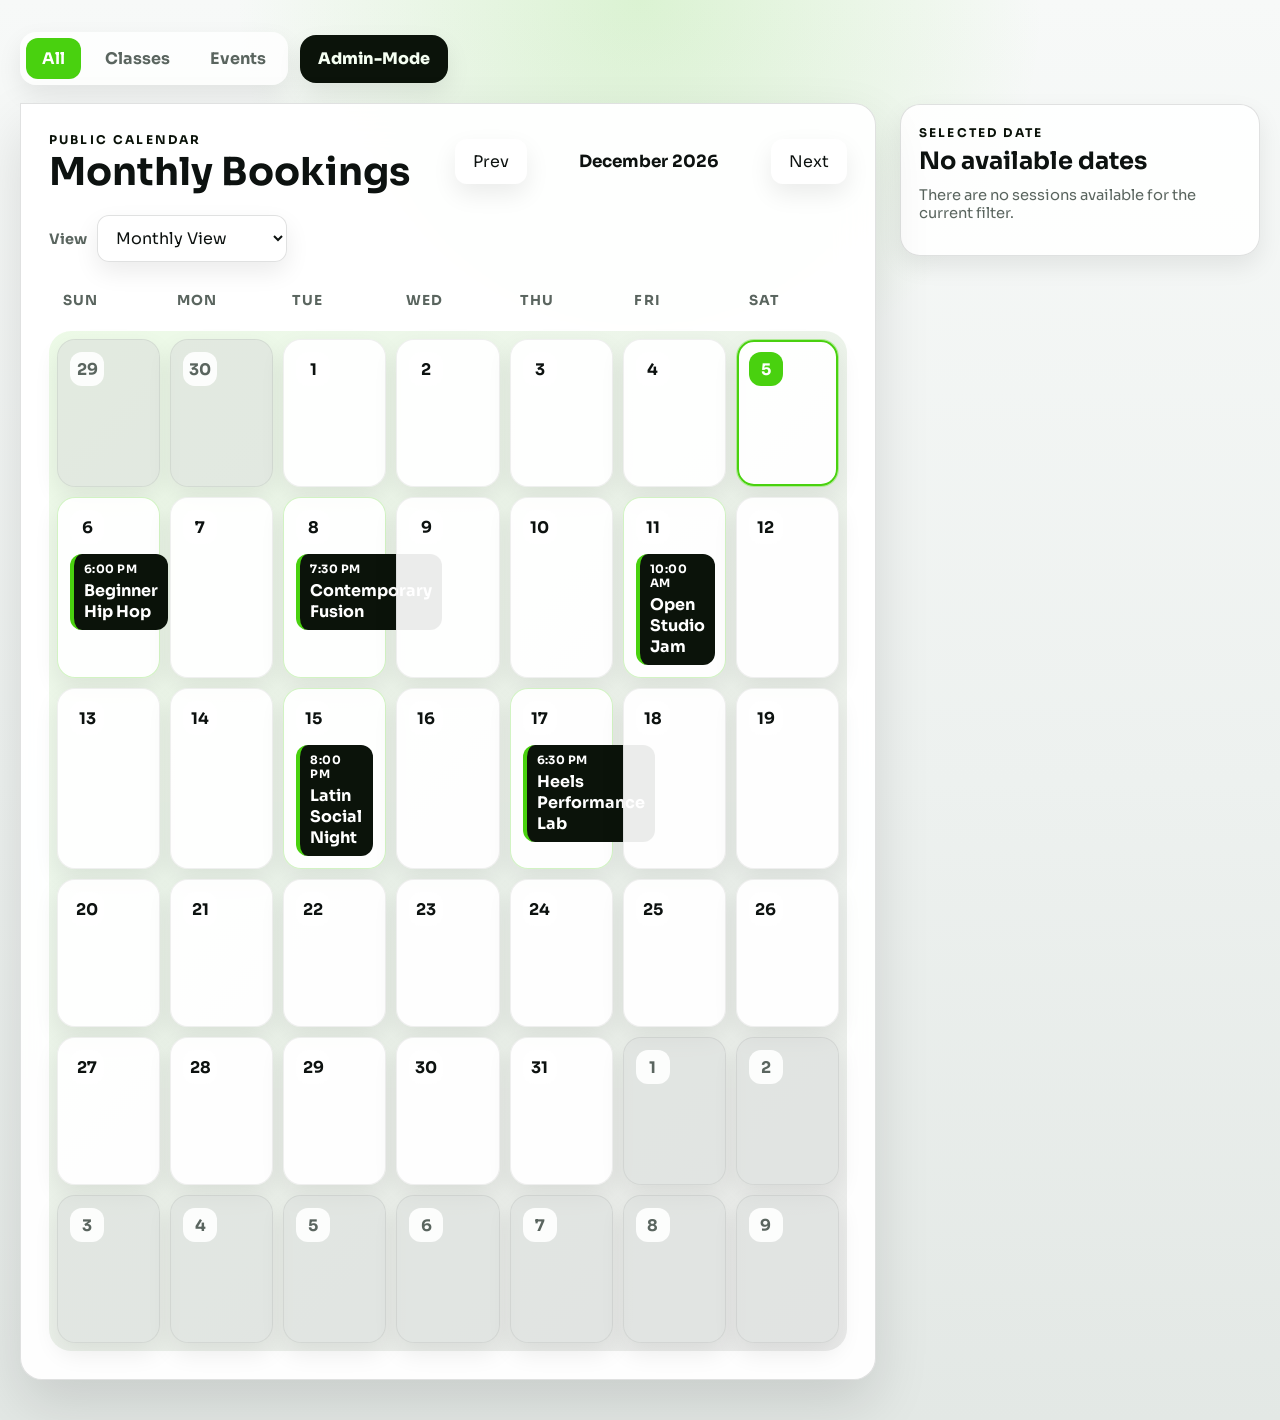
<file: html/demo-booking.html>
<!doctype html>
<html lang="en">
  <head>
    <meta charset="UTF-8" />
    <meta name="viewport" content="width=device-width, initial-scale=1.0" />
    <title>Demo Booking System</title>
    <link rel="icon" type="image/webp" href="../img/logo-green.webp" />
    <link rel="preconnect" href="https://fonts.googleapis.com" />
    <link rel="preconnect" href="https://fonts.gstatic.com" crossorigin />
    <link
      href="https://fonts.googleapis.com/css2?family=Sora:wght@400;500;600;700;800&display=swap"
      rel="stylesheet"
    />
    <link rel="stylesheet" href="../css/booking.css" />
  </head>
  <body>
    <main class="public-shell">
      <section class="public-layout" aria-label="Demo booking calendar">
        <div class="public-main">
          <div class="public-actions">
            <div
              class="public-filter-group"
              role="group"
              aria-label="Booking type"
            >
              <button
                type="button"
                class="public-filter is-active"
                data-booking-filter="all"
              >
                All
              </button>
              <button
                type="button"
                class="public-filter"
                data-booking-filter="class"
              >
                Classes
              </button>
              <button
                type="button"
                class="public-filter"
                data-booking-filter="event"
              >
                Events
              </button>
            </div>
            <a href="admin.html" class="public-admin-link">Admin-Mode</a>
          </div>

          <section
            class="calendar-view-panel"
            data-public-calendar-layout
            aria-label="Monthly booking calendar"
          >
            <section class="calendar-card">
              <header class="calendar-toolbar">
                <div>
                  <p class="calendar-eyebrow">Public Calendar</p>
                  <h2 class="calendar-title public-title">Monthly Bookings</h2>
                </div>
                <div class="calendar-controls">
                  <button
                    type="button"
                    class="calendar-nav"
                    data-public-nav="prev"
                    aria-label="Previous month"
                  >
                    Prev
                  </button>
                  <div
                    class="calendar-month"
                    data-public-month
                    aria-live="polite"
                  ></div>
                  <button
                    type="button"
                    class="calendar-nav"
                    data-public-nav="next"
                    aria-label="Next month"
                  >
                    Next
                  </button>
                </div>
              </header>

              <div
                class="calendar-card-controls calendar-card-controls--view-only"
              >
                <label class="calendar-view-picker">
                  <span class="calendar-view-label">View</span>
                  <select
                    class="calendar-view-select"
                    aria-label="Calendar view"
                    data-public-view-select
                  >
                    <option value="daily">Daily View</option>
                    <option value="weekly">Weekly View</option>
                    <option value="monthly" selected>Monthly View</option>
                  </select>
                </label>
              </div>

              <div class="calendar-weekdays" aria-hidden="true">
                <span>Sun</span>
                <span>Mon</span>
                <span>Tue</span>
                <span>Wed</span>
                <span>Thu</span>
                <span>Fri</span>
                <span>Sat</span>
              </div>

              <div
                class="calendar-grid public-calendar-grid"
                data-public-calendar-grid
              ></div>
            </section>
          </section>

          <section
            class="calendar-view-panel daily-layout is-hidden"
            data-public-daily-layout
            aria-label="Daily booking calendar"
          >
            <div class="daily-card">
              <header class="daily-toolbar">
                <div>
                  <p class="calendar-eyebrow">Public Calendar</p>
                  <h2 class="calendar-title public-title">Daily Bookings</h2>
                </div>
                <div class="calendar-controls">
                  <button
                    type="button"
                    class="calendar-nav"
                    data-public-daily-nav="prev"
                    aria-label="Previous day"
                  >
                    Prev
                  </button>
                  <div
                    class="calendar-month"
                    data-public-daily-label
                    aria-live="polite"
                  ></div>
                  <button
                    type="button"
                    class="calendar-nav"
                    data-public-daily-nav="next"
                    aria-label="Next day"
                  >
                    Next
                  </button>
                </div>
              </header>

              <div
                class="calendar-card-controls calendar-card-controls--view-only"
              >
                <label class="calendar-view-picker">
                  <span class="calendar-view-label">View</span>
                  <select
                    class="calendar-view-select"
                    aria-label="Calendar view"
                    data-public-view-select
                  >
                    <option value="daily" selected>Daily View</option>
                    <option value="weekly">Weekly View</option>
                    <option value="monthly">Monthly View</option>
                  </select>
                </label>
              </div>

              <div class="daily-grid" data-public-daily-grid></div>
            </div>
          </section>

          <section
            class="calendar-view-panel weekly-layout is-hidden"
            data-public-weekly-layout
            aria-label="Weekly booking calendar"
          >
            <div class="weekly-card">
              <header class="weekly-toolbar">
                <div>
                  <p class="calendar-eyebrow">Public Calendar</p>
                  <h2 class="calendar-title public-title">Weekly Bookings</h2>
                </div>
                <div class="calendar-controls">
                  <button
                    type="button"
                    class="calendar-nav"
                    data-public-weekly-nav="prev"
                    aria-label="Previous week"
                  >
                    Prev
                  </button>
                  <div
                    class="calendar-month"
                    data-public-weekly-label
                    aria-live="polite"
                  ></div>
                  <button
                    type="button"
                    class="calendar-nav"
                    data-public-weekly-nav="next"
                    aria-label="Next week"
                  >
                    Next
                  </button>
                </div>
              </header>

              <div
                class="calendar-card-controls calendar-card-controls--view-only"
              >
                <label class="calendar-view-picker">
                  <span class="calendar-view-label">View</span>
                  <select
                    class="calendar-view-select"
                    aria-label="Calendar view"
                    data-public-view-select
                  >
                    <option value="daily">Daily View</option>
                    <option value="weekly" selected>Weekly View</option>
                    <option value="monthly">Monthly View</option>
                  </select>
                </label>
              </div>

              <div class="weekly-board">
                <div class="weekly-times" data-public-weekly-times></div>
                <div class="weekly-columns-wrap">
                  <div class="weekly-columns" data-public-weekly-columns></div>
                </div>
              </div>
            </div>
          </section>
        </div>

        <aside class="public-sidebar">
          <section class="mini-calendar-card public-summary-card">
            <p class="calendar-eyebrow">Selected Date</p>
            <h2 class="public-summary-title" data-selected-date-label>
              Select a date
            </h2>
            <p
              class="daily-event-empty public-summary-copy"
              data-selected-date-copy
            >
              Choose a highlighted day to view available classes and events.
            </p>
          </section>

          <section class="mini-calendar-card public-session-card">
            <div class="public-session-header">
              <p class="calendar-eyebrow">Available Sessions</p>
              <span class="public-session-count" data-public-session-count
                >0</span
              >
            </div>
            <div class="public-session-list" data-public-session-list></div>
          </section>

          <section class="mini-calendar-card public-booking-card">
            <p class="calendar-eyebrow">Reservation</p>
            <h2 class="public-booking-title" data-public-booking-title>
              No session selected
            </h2>
            <form class="public-booking-form" data-public-booking-form>
              <label class="public-field">
                <span>Name</span>
                <input
                  type="text"
                  name="name"
                  placeholder="Your name"
                  required
                />
              </label>
              <label class="public-field">
                <span>Email</span>
                <input
                  type="email"
                  name="email"
                  placeholder="name@example.com"
                  required
                />
              </label>
              <label class="public-field">
                <span>Notes</span>
                <textarea
                  name="notes"
                  rows="3"
                  placeholder="Anything we should know?"
                ></textarea>
              </label>
              <button type="submit" class="calendar-create">Book Now</button>
              <p
                class="public-form-status"
                data-public-form-status
                aria-live="polite"
              ></p>
            </form>
            <button
              type="button"
              class="text-link-button public-refund-link"
              data-refund-policy-open
            >
              Refund Policy
            </button>
          </section>
        </aside>
      </section>
    </main>

    <div class="admin-modal is-hidden" data-public-modal aria-hidden="true">
      <div class="admin-modal-backdrop" data-public-modal-close></div>
      <section
        class="admin-modal-dialog public-modal-dialog"
        role="dialog"
        aria-modal="true"
        aria-labelledby="public-modal-title"
      >
        <header class="admin-modal-header">
          <div>
            <p class="calendar-eyebrow">Session Details</p>
            <h2
              class="admin-modal-title"
              id="public-modal-title"
              data-public-modal-title
            >
              Event Details
            </h2>
          </div>
          <button
            type="button"
            class="admin-modal-close"
            aria-label="Close session details"
            data-public-modal-close
          >
            X
          </button>
        </header>

        <div class="public-modal-content" data-public-modal-content></div>

        <div class="admin-form-actions">
          <p class="admin-form-status">
            Review the session details, then book from the reservation panel.
          </p>
          <div class="admin-form-buttons">
            <button type="button" class="calendar-nav" data-public-modal-close>
              Close
            </button>
          </div>
        </div>
      </section>
    </div>

    <div class="admin-modal is-hidden" data-refund-modal aria-hidden="true">
      <div class="admin-modal-backdrop" data-refund-modal-close></div>
      <section
        class="admin-modal-dialog public-modal-dialog"
        role="dialog"
        aria-modal="true"
        aria-labelledby="refund-modal-title"
      >
        <header class="admin-modal-header">
          <div>
            <p class="calendar-eyebrow">Payments</p>
            <h2
              class="admin-modal-title"
              id="refund-modal-title"
              data-refund-modal-title
            >
              Refund Policy
            </h2>
          </div>
          <button
            type="button"
            class="admin-modal-close"
            aria-label="Close refund policy"
            data-refund-modal-close
          >
            X
          </button>
        </header>

        <div class="public-modal-content" data-refund-modal-content></div>

        <div class="admin-form-actions">
          <p class="admin-form-status">
            Review the refund terms before booking.
          </p>
          <div class="admin-form-buttons">
            <button type="button" class="calendar-nav" data-refund-modal-close>
              Close
            </button>
          </div>
        </div>
      </section>
    </div>

    <div class="admin-modal is-hidden" data-payment-modal aria-hidden="true">
      <div class="admin-modal-backdrop" data-payment-modal-close></div>
      <section
        class="admin-modal-dialog public-modal-dialog"
        role="dialog"
        aria-modal="true"
        aria-labelledby="payment-modal-title"
      >
        <header class="admin-modal-header">
          <div>
            <p class="calendar-eyebrow">Checkout</p>
            <h2
              class="admin-modal-title"
              id="payment-modal-title"
              data-payment-modal-title
            >
              Choose Payment Method
            </h2>
          </div>
          <button
            type="button"
            class="admin-modal-close"
            aria-label="Close payment options"
            data-payment-modal-close
          >
            X
          </button>
        </header>

        <div class="public-modal-content" data-payment-modal-content></div>

        <div class="admin-form-actions">
          <p class="admin-form-status" data-payment-modal-status>
            Select how you want to continue your booking.
          </p>
          <div class="admin-form-buttons">
            <button type="button" class="calendar-nav" data-payment-modal-close>
              Cancel
            </button>
          </div>
        </div>
      </section>
    </div>

    <div class="admin-modal is-hidden" data-card-modal aria-hidden="true">
      <div class="admin-modal-backdrop" data-card-modal-close></div>
      <section
        class="admin-modal-dialog public-modal-dialog"
        role="dialog"
        aria-modal="true"
        aria-labelledby="card-modal-title"
      >
        <header class="admin-modal-header">
          <div>
            <p class="calendar-eyebrow">Checkout</p>
            <h2
              class="admin-modal-title"
              id="card-modal-title"
              data-card-modal-title
            >
              Credit Card Payment
            </h2>
          </div>
          <button
            type="button"
            class="admin-modal-close"
            aria-label="Close card payment"
            data-card-modal-close
          >
            X
          </button>
        </header>

        <div class="public-modal-content">
          <form
            class="public-booking-form fake-card-form"
            data-card-payment-form
          >
            <label class="public-field">
              <span>Card Number</span>
              <input
                type="text"
                name="card_number"
                placeholder="4242 4242 4242 4242"
                required
              />
            </label>
            <div class="fake-card-grid">
              <label class="public-field">
                <span>Expiry</span>
                <input
                  type="text"
                  name="card_expiry"
                  placeholder="12/34"
                  required
                />
              </label>
              <label class="public-field">
                <span>CVC</span>
                <input type="text" name="card_cvc" placeholder="123" required />
              </label>
            </div>
            <label class="public-field">
              <span>Name On Card</span>
              <input
                type="text"
                name="card_name"
                placeholder="Jane Doe"
                required
              />
            </label>
            <p
              class="public-form-status"
              data-card-modal-status
              aria-live="polite"
            >
              Demo card form only. No real payment is processed.
            </p>
            <div class="admin-form-buttons">
              <button type="button" class="calendar-nav" data-card-modal-back>
                Back
              </button>
              <button type="submit" class="calendar-create">Pay Now</button>
            </div>
          </form>
        </div>
      </section>
    </div>

    <div
      class="admin-modal is-hidden"
      data-onsite-code-modal
      aria-hidden="true"
    >
      <div class="admin-modal-backdrop" data-onsite-code-modal-close></div>
      <section
        class="admin-modal-dialog public-modal-dialog"
        role="dialog"
        aria-modal="true"
        aria-labelledby="onsite-code-modal-title"
      >
        <header class="admin-modal-header">
          <div>
            <p class="calendar-eyebrow">Pay On-Site</p>
            <h2
              class="admin-modal-title"
              id="onsite-code-modal-title"
              data-onsite-code-modal-title
            >
              Your Check-In Code
            </h2>
          </div>
          <button
            type="button"
            class="admin-modal-close"
            aria-label="Close on-site code"
            data-onsite-code-modal-close
          >
            X
          </button>
        </header>

        <div class="public-modal-content" data-onsite-code-modal-content></div>

        <div class="admin-form-actions">
          <p class="admin-form-status">
            Bring this code to your class or event for staff check-in.
          </p>
          <div class="admin-form-buttons">
            <button
              type="button"
              class="calendar-nav"
              data-onsite-code-modal-close
            >
              Close
            </button>
          </div>
        </div>
      </section>
    </div>

    <script>
      (() => {
        const clone = (value) => JSON.parse(JSON.stringify(value));
        const whole = (value, fallback = 0) => {
          const numeric = Number(value);
          return Number.isFinite(numeric) ? Math.max(0, Math.floor(numeric)) : fallback;
        };
        const today = new Date();
        const addDays = (date, days) => {
          const next = new Date(date);
          next.setDate(next.getDate() + days);
          return next;
        };
        const toDateKey = (date) =>
          `${date.getFullYear()}-${String(date.getMonth() + 1).padStart(2, "0")}-${String(
            date.getDate(),
          ).padStart(2, "0")}`;
        const hexToRgb = (hex) => {
          const normalized = String(hex || "").replace("#", "").trim();
          if (!/^[0-9a-fA-F]{6}$/.test(normalized)) {
            return null;
          }
          return {
            r: parseInt(normalized.slice(0, 2), 16),
            g: parseInt(normalized.slice(2, 4), 16),
            b: parseInt(normalized.slice(4, 6), 16),
          };
        };
        const rgba = (hex, alpha) => {
          const rgb = hexToRgb(hex);
          return rgb ? `rgba(${rgb.r}, ${rgb.g}, ${rgb.b}, ${alpha})` : `rgba(73, 209, 15, ${alpha})`;
        };
        const normalizeSessionCapacitySettings = (sessionInput) => {
          const session = { ...(sessionInput || {}) };
          return {
            ...session,
            spots: whole(session.spots, 0),
            waitlistEnabled: Boolean(session.waitlistEnabled),
            waitlistLimit: Boolean(session.waitlistEnabled) ? whole(session.waitlistLimit, 0) : 0,
            autoPromoteWaitlist: session.autoPromoteWaitlist !== false,
            autoCloseWhenFull: session.autoCloseWhenFull !== false,
            allowOverbooking: Boolean(session.allowOverbooking),
            overbookingLimit: Boolean(session.allowOverbooking) ? whole(session.overbookingLimit, 0) : 0,
          };
        };
        const sessions = [
          {
            id: "demo-hiphop",
            title: "Beginner Hip Hop",
            type: "class",
            date: toDateKey(addDays(today, 1)),
            time: "6:00 PM",
            price: "$18",
            ageGroup: "Teens and Adults",
            duration: "45 mins",
            location: "Main Studio",
            instructor: "Ariana K",
            description: "A welcoming intro class focused on groove, musical timing, and simple combinations.",
            address: "101 Queen Street, Auckland CBD",
            latitude: -36.8485,
            longitude: 174.7633,
            spots: 16,
            waitlistEnabled: true,
            waitlistLimit: 4,
            autoCloseWhenFull: false,
          },
          {
            id: "demo-contemporary",
            title: "Contemporary Fusion",
            type: "class",
            date: toDateKey(addDays(today, 3)),
            time: "7:30 PM",
            price: "$24",
            ageGroup: "Adults",
            duration: "60 mins",
            location: "Black Box Room",
            instructor: "Mika T",
            description: "Technique, floor work, and expressive phrase building for intermediate movers.",
            address: "45 Karangahape Road, Auckland",
            latitude: -36.8572,
            longitude: 174.7587,
            spots: 12,
            waitlistEnabled: true,
            waitlistLimit: 5,
            allowOverbooking: true,
            overbookingLimit: 2,
            autoCloseWhenFull: false,
          },
          {
            id: "demo-jam",
            title: "Open Studio Jam",
            type: "event",
            date: toDateKey(addDays(today, 6)),
            time: "10:00 AM",
            price: "$10",
            ageGroup: "All ages",
            duration: "90 mins",
            location: "Community Hall",
            instructor: "Hosted Session",
            description: "A flexible booking block for rehearsal, freestyle rounds, and community collaboration.",
            address: "22 Dominion Road, Auckland",
            latitude: -36.8832,
            longitude: 174.7468,
            spots: 30,
            waitlistEnabled: true,
            waitlistLimit: 8,
            autoCloseWhenFull: false,
          },
          {
            id: "demo-latin-night",
            title: "Latin Social Night",
            type: "event",
            date: toDateKey(addDays(today, 10)),
            time: "8:00 PM",
            price: "$28",
            ageGroup: "Adults",
            duration: "2 hrs",
            location: "Rooftop Venue",
            instructor: "Guest DJs",
            description: "Performance showcases, partner rotation, and a social dance floor with a live DJ set.",
            address: "12 Viaduct Harbour Avenue, Auckland",
            latitude: -36.8405,
            longitude: 174.758,
            spots: 40,
            waitlistEnabled: true,
            waitlistLimit: 10,
            allowOverbooking: true,
            overbookingLimit: 4,
            autoCloseWhenFull: false,
          },
          {
            id: "demo-heels",
            title: "Heels Performance Lab",
            type: "class",
            date: toDateKey(addDays(today, 12)),
            time: "6:30 PM",
            price: "$26",
            ageGroup: "Adults",
            duration: "60 mins",
            location: "Main Studio",
            instructor: "Selene J",
            description: "Confidence-driven choreography session with musicality, lines, and stage presence work.",
            address: "101 Queen Street, Auckland CBD",
            latitude: -36.8485,
            longitude: 174.7633,
            spots: 10,
            waitlistEnabled: true,
            waitlistLimit: 3,
            autoCloseWhenFull: false,
          },
        ].map(normalizeSessionCapacitySettings);
        const bookings = [
          {
            id: "seed-1",
            sessionId: "demo-hiphop",
            sessionTitle: "Beginner Hip Hop",
            sessionDate: toDateKey(addDays(today, 1)),
            sessionTime: "6:00 PM",
            customerName: "Mia",
            customerEmail: "mia@example.com",
            notes: "",
            paymentMethod: "online",
            onsiteCode: "",
            createdAt: new Date(addDays(today, -2)).toISOString(),
          },
          {
            id: "seed-2",
            sessionId: "demo-contemporary",
            sessionTitle: "Contemporary Fusion",
            sessionDate: toDateKey(addDays(today, 3)),
            sessionTime: "7:30 PM",
            customerName: "Leo",
            customerEmail: "leo@example.com",
            notes: "",
            paymentMethod: "onsite",
            onsiteCode: "ONS-DEMO1001",
            createdAt: new Date(addDays(today, -1)).toISOString(),
          },
        ];
        const defaultBranding = {
          primary: "#49d10f",
          primaryText: "#ffffff",
          accent: "#0b130a",
          surface: "#ffffff",
          buttonStyle: "solid",
          bookingTheme: "clean-light",
        };
        const defaultPaymentSettings = {
          stripePublishableKey: "pk_demo_12345",
          stripeSecretKey: "",
          stripeWebhookSecret: "",
          paymentPublicNotes: "Demo checkout only. No real payment is processed.",
          paymentsRequireFullPayment: true,
          paymentsAllowPayOnsite: true,
          transactionSurcharge: "2.5%",
          paymentDueNotes: "Card or pay on-site is available in this demo.",
          refundRule: "cancellation-window",
          refundCutoff: "24 hours before class start",
          refundAmount: "Full class credit",
          refundDepositNonrefundable: false,
          refundPolicyCopy:
            "Cancel at least 24 hours before the booked session to receive a full class credit. Late cancellations and no-shows are not refunded in this demo policy.",
        };
        const getSessionBookings = (sessionId, bookingsInput) =>
          [...(bookingsInput || bookings)]
            .filter((booking) => booking.sessionId === sessionId)
            .sort((left, right) => `${left.createdAt}-${left.id}`.localeCompare(`${right.createdAt}-${right.id}`));
        const getSessionBookingSummary = (sessionInput, bookingsInput) => {
          const session = normalizeSessionCapacitySettings(sessionInput);
          const rows = getSessionBookings(session.id, bookingsInput);
          const capacity = session.spots;
          const overbookingLimit = session.allowOverbooking ? session.overbookingLimit : 0;
          const waitlistLimit = session.waitlistEnabled ? session.waitlistLimit : 0;
          const counts = { confirmed: 0, overbooked: 0, waitlisted: 0, blocked: 0 };
          const mapped = rows.map((booking, index) => {
            let bookingStatus = "blocked";
            if (index < capacity) {
              bookingStatus = "confirmed";
            } else if (index < capacity + overbookingLimit) {
              bookingStatus = "overbooked";
            } else if (index < capacity + overbookingLimit + waitlistLimit) {
              bookingStatus = "waitlisted";
            }
            counts[bookingStatus] += 1;
            return { ...booking, bookingStatus };
          });
          let nextBookingStatus = "blocked";
          if (counts.confirmed < capacity) {
            nextBookingStatus = "confirmed";
          } else if (counts.overbooked < overbookingLimit) {
            nextBookingStatus = "overbooked";
          } else if (counts.waitlisted < waitlistLimit) {
            nextBookingStatus = "waitlisted";
          }
          return {
            session,
            bookings: mapped,
            counts: { total: mapped.length, ...counts },
            limits: { capacity, overbooking: overbookingLimit, waitlist: waitlistLimit },
            remaining: {
              confirmed: Math.max(0, capacity - counts.confirmed),
              overbooking: Math.max(0, overbookingLimit - counts.overbooked),
              waitlist: Math.max(0, waitlistLimit - counts.waitlisted),
            },
            nextBookingStatus,
            isAtCapacity: counts.confirmed >= capacity,
            isClosed:
              session.autoCloseWhenFull &&
              nextBookingStatus === "blocked" &&
              !session.waitlistEnabled &&
              !session.allowOverbooking,
          };
        };
        const applyBranding = (brandingInput) => {
          const branding = { ...defaultBranding, ...(brandingInput || {}) };
          const root = document.documentElement;
          root.style.setProperty("--accent", branding.primary);
          root.style.setProperty("--today-ring", branding.primary);
          root.style.setProperty("--accent-strong", branding.accent);
          root.style.setProperty("--card-bg", rgba(branding.surface, 0.95));
          root.style.setProperty("--day-bg", rgba(branding.surface, 0.92));
          root.style.setProperty("--accent-soft", rgba(branding.primary, 0.12));
          root.style.setProperty("--shadow-accent", `0 14px 28px ${rgba(branding.primary, 0.24)}`);
          root.style.setProperty("--button-solid-text", branding.primaryText);
          root.style.setProperty("--primary-fill-text", branding.primaryText);
          root.style.setProperty("--button-soft-text", branding.primary);
          root.style.setProperty("--interactive-hover-border", rgba(branding.primary, 0.34));
          root.style.setProperty(
            "--interactive-hover-bg",
            `linear-gradient(135deg, ${rgba(branding.surface, 0.98)}, ${rgba(branding.primary, 0.08)})`,
          );
          root.style.setProperty("--interactive-selected-border", branding.primary);
          root.style.setProperty(
            "--interactive-selected-bg",
            `linear-gradient(135deg, ${rgba(branding.surface, 0.98)}, ${rgba(branding.primary, 0.08)})`,
          );
          root.style.setProperty(
            "--interactive-selected-shadow",
            `inset 0 0 0 2px ${rgba(branding.primary, 0.32)}, 0 16px 30px ${rgba(branding.primary, 0.12)}`,
          );
          root.style.setProperty(
            "--page-bg",
            `radial-gradient(circle at top, ${rgba(branding.primary, 0.16)} 0%, ${rgba(
              branding.primary,
              0,
            )} 26%), linear-gradient(180deg, #f7f9f8 0%, #edf1ef 55%, #e3e8e5 100%)`,
          );
          root.dataset.buttonStyle = branding.buttonStyle;
          root.dataset.bookingTheme = branding.bookingTheme;
          return clone(branding);
        };
        window.DopeScheduleStore = {
          defaultSessions: clone(sessions),
          defaultBranding: clone(defaultBranding),
          defaultPaymentSettings: clone(defaultPaymentSettings),
          loadSessions: () => clone(sessions),
          loadBookings: () => clone(bookings),
          loadBranding: () => clone(defaultBranding),
          loadPaymentSettings: () => clone(defaultPaymentSettings),
          normalizeSessionCapacitySettings,
          getSessionBookings,
          getSessionBookingSummary,
          applyBranding,
          addBooking: (booking) => {
            const session = sessions.find((item) => item.id === booking.sessionId);
            if (!session) {
              return null;
            }
            const summary = getSessionBookingSummary(session, bookings);
            if (summary.nextBookingStatus === "blocked") {
              return null;
            }
            const nextBooking = {
              ...booking,
              id: booking.id || `demo-booking-${bookings.length + 1}`,
              bookingStatus: summary.nextBookingStatus,
            };
            bookings.push(nextBooking);
            return clone(nextBooking);
          },
        };
        applyBranding(defaultBranding);
      })();
    </script>
    <script src="../js/public-booking.js"></script>
  </body>
</html>
</file>
<file: css/admin.css>
:root {
  --page-bg:
    radial-gradient(
      circle at top,
      rgba(87, 255, 24, 0.16) 0%,
      rgba(87, 255, 24, 0) 26%
    ),
    linear-gradient(180deg, #f7f9f8 0%, #edf1ef 55%, #e3e8e5 100%);
  --card-bg: rgba(255, 255, 255, 0.95);
  --card-border: rgba(7, 14, 11, 0.12);
  --text-main: #0d1210;
  --text-muted: #5a655f;
  --accent: #49d10f;
  --accent-strong: #228f00;
  --accent-soft: rgba(73, 209, 15, 0.12);
  --day-bg: rgba(255, 255, 255, 0.92);
  --day-muted: rgba(214, 219, 216, 0.52);
  --today-ring: #49d10f;
  --shadow-lg: 0 24px 56px rgba(0, 0, 0, 0.12);
  --shadow-sm: 0 10px 24px rgba(0, 0, 0, 0.08);
  --shadow-accent: 0 14px 28px rgba(73, 209, 15, 0.24);
  --interactive-hover-border: rgba(73, 209, 15, 0.34);
  --interactive-hover-bg: linear-gradient(
    135deg,
    rgba(255, 255, 255, 0.98),
    rgba(92, 255, 19, 0.08)
  );
  --interactive-selected-border: #49d10f;
  --interactive-selected-bg: linear-gradient(
    135deg,
    rgba(255, 255, 255, 0.98),
    rgba(92, 255, 19, 0.08)
  );
  --interactive-selected-shadow:
    inset 0 0 0 2px rgba(73, 209, 15, 0.32), 0 16px 30px rgba(73, 209, 15, 0.12);
  --button-hover-bg: color-mix(in srgb, var(--accent) 22%, white);
  --button-hover-shadow: 0 18px 32px
    color-mix(in srgb, var(--accent) 32%, transparent);
  --button-solid-text: #ffffff;
  --primary-fill-text: #ffffff;
  --button-soft-text: var(--accent);
}

* {
  box-sizing: border-box;
}

body {
  margin: 0;
  min-height: 100vh;
  font-family: "Sora", sans-serif;
  color: var(--text-main);
  background: var(--page-bg);
}

:root[data-booking-theme="bold-contrast"] .calendar-card,
:root[data-booking-theme="bold-contrast"] .mini-calendar-card,
:root[data-booking-theme="bold-contrast"] .daily-card,
:root[data-booking-theme="bold-contrast"] .weekly-card {
  background: rgba(255, 255, 255, 0.98);
  box-shadow: 0 26px 60px rgba(0, 0, 0, 0.14);
}

:root[data-booking-theme="minimal-studio"] .calendar-card,
:root[data-booking-theme="minimal-studio"] .mini-calendar-card,
:root[data-booking-theme="minimal-studio"] .daily-card,
:root[data-booking-theme="minimal-studio"] .weekly-card {
  background: rgba(255, 255, 255, 0.98);
  border-color: rgba(7, 14, 11, 0.08);
  box-shadow: 0 14px 34px rgba(0, 0, 0, 0.06);
}

button {
  font: inherit;
}

.site-header {
  border-bottom: 1px solid rgba(7, 14, 11, 0.08);
  background: linear-gradient(
    90deg,
    rgba(255, 255, 255, 0.98),
    rgba(245, 248, 246, 0.98)
  );
  box-shadow: 0 8px 24px rgba(0, 0, 0, 0.05);
}

.site-header-inner {
  width: 100%;
  margin: 0 auto;
  padding: 8px 0;
  display: flex;
  align-items: center;
  justify-content: center;
  padding-left: 20px;
  padding-right: 20px;
  position: relative;
}

.site-logo {
  display: block;
  width: 88px;
  height: auto;
  object-fit: contain;
  border-radius: 10px;
}

.site-brand {
  display: inline-flex;
  align-items: center;
  position: absolute;
  left: 20px;
}

.site-nav {
  display: flex;
  align-items: center;
  gap: 18px;
  flex-wrap: wrap;
  justify-content: center;
}

.site-nav-link {
  color: var(--text-main);
  font-size: 1.1rem;
  font-weight: 700;
  text-decoration: none;
}

.site-nav-link:hover {
  color: var(--accent-strong);
}

.calendar-shell {
  min-height: calc(100vh - 65px);
  display: grid;
  place-items: center;
  padding: 32px 20px;
}

.admin-tabs-shell {
  width: 100%;
  align-self: start;
}

.admin-tabs {
  display: flex;
  gap: 0;
  margin-bottom: 0;
  align-items: flex-end;
  flex-wrap: wrap;
}

.admin-tab {
  border: 0;
  border-radius: 16px 16px 0 0;
  padding: 12px 18px;
  background: rgba(255, 255, 255, 0.82);
  color: var(--text-muted);
  font-weight: 700;
  border: 1px solid var(--card-border);
  border-bottom: 0;
  cursor: pointer;
  position: relative;
  margin-bottom: -1px;
}

.admin-tab:hover {
  background: color-mix(in srgb, var(--accent) 12%, white);
}

.admin-tab.is-active {
  background: linear-gradient(
    135deg,
    var(--accent),
    color-mix(in srgb, var(--accent) 82%, black)
  );
  color: var(--button-solid-text);
}

.admin-tab + .admin-tab {
  margin-left: -1px;
}

.admin-frontend-link {
  display: inline-flex;
  align-items: center;
  justify-content: center;
  min-height: 48px;
  padding: 10px 18px;
  border-radius: 16px 16px 0 0;
  background: var(--accent-strong);
  color: var(--button-solid-text);
  text-decoration: none;
  font-weight: 800;
  box-shadow: var(--shadow-sm);
  transition: transform 180ms ease, box-shadow 180ms ease, background 180ms ease;
  margin-left: -1px;
}

.admin-frontend-link:hover,
.admin-frontend-link:focus-visible {
  background: var(--accent);
  transform: translateY(-1px);
  box-shadow: 0 14px 28px rgba(7, 14, 11, 0.14);
}

.admin-tab-panel {
  border-top-left-radius: 0;
}

.admin-tab-panel.is-hidden {
  display: none;
}

.settings-tabs {
  display: inline-flex;
  margin: 6px 0 22px;
  border: 1px solid rgba(7, 14, 11, 0.08);
  border-radius: 16px;
  overflow: hidden;
  background: rgba(255, 255, 255, 0.74);
}

.settings-tab {
  border: 0;
  border-right: 1px solid rgba(7, 14, 11, 0.08);
  padding: 12px 18px;
  background: transparent;
  color: var(--text-muted);
  font-weight: 700;
  cursor: pointer;
}

.settings-tab:hover {
  background: color-mix(in srgb, var(--accent) 10%, white);
}

.settings-tab:last-child {
  border-right: 0;
}

.settings-tab.is-active {
  background: var(--accent-soft);
  color: var(--accent-strong);
}

.settings-tab-panel.is-hidden {
  display: none;
}

.branding-grid {
  display: grid;
  grid-template-columns: repeat(2, minmax(0, 1fr));
  gap: 16px;
}

.branding-card {
  border: 1px solid rgba(7, 14, 11, 0.08);
  border-radius: 18px;
  padding: 18px;
  background: rgba(255, 255, 255, 0.9);
}

.branding-card-wide {
  grid-column: 1 / -1;
}

.branding-title {
  margin: 6px 0 14px;
  font-size: 1.1rem;
}

.branding-swatches {
  display: grid;
  grid-template-columns: repeat(3, minmax(0, 1fr));
  gap: 12px;
}

.branding-actions {
  display: flex;
  justify-content: flex-end;
  gap: 12px;
  margin-top: 18px;
}

.branding-status {
  min-height: 20px;
  margin: 12px 0 0;
  color: var(--accent-strong);
  font-size: 0.9rem;
  font-weight: 700;
}

.branding-swatch {
  display: grid;
  gap: 8px;
  font-weight: 700;
  color: var(--text-muted);
}

.branding-swatch input[type="color"] {
  width: 100%;
  height: 48px;
  border: 0;
  border-radius: 14px;
  background: transparent;
  cursor: pointer;
}

.branding-options {
  display: grid;
  gap: 10px;
}

.branding-option,
.branding-theme-option {
  display: flex;
  align-items: center;
  gap: 10px;
  padding: 12px 14px;
  border-radius: 14px;
  border: 1px solid rgba(7, 14, 11, 0.08);
  background: rgba(247, 249, 248, 0.95);
  color: var(--text-main);
  font-weight: 700;
}

.branding-preview-row {
  margin-top: 16px;
}

.branding-theme-grid {
  display: grid;
  grid-template-columns: repeat(3, minmax(0, 1fr));
  gap: 12px;
}

.branding-theme-option.is-active {
  border-color: rgba(73, 209, 15, 0.3);
  box-shadow: inset 0 0 0 1px rgba(73, 209, 15, 0.18);
}

.customer-list {
  display: grid;
  grid-template-columns: repeat(6, minmax(0, 1fr));
  gap: 14px;
  margin-top: 18px;
}

.admin-session-list {
  display: grid;
  grid-template-columns: repeat(4, minmax(0, 1fr));
  gap: 14px;
  margin-top: 18px;
}

.customer-card {
  border: 1px solid rgba(7, 14, 11, 0.1);
  border-radius: 16px;
  padding: 16px;
  background: rgba(255, 255, 255, 0.88);
  box-shadow: var(--shadow-sm);
  cursor: default;
}

.admin-session-card {
  border: 1px solid rgba(7, 14, 11, 0.1);
  border-radius: 16px;
  padding: 16px;
  background: rgba(255, 255, 255, 0.92);
  box-shadow: var(--shadow-sm);
  text-align: left;
  cursor: default;
}

.admin-session-card.is-event {
  border-left: 4px solid var(--accent-strong);
}

.admin-session-card.is-class {
  border-left: 4px solid rgba(7, 14, 11, 0.6);
}

.admin-session-type {
  display: inline-flex;
  padding: 5px 10px;
  border-radius: 999px;
  background: var(--accent);
  color: var(--primary-fill-text);
  font-size: 0.75rem;
  font-weight: 800;
  letter-spacing: 0.04em;
  text-transform: uppercase;
  margin-bottom: 10px;
}

.admin-session-title {
  margin: 0 0 8px;
  font-size: 1rem;
  font-weight: 700;
}

.admin-session-meta,
.admin-session-location {
  color: var(--text-muted);
  font-size: 0.92rem;
}

.admin-session-meta {
  margin-bottom: 8px;
}

.admin-session-location {
  margin-bottom: 10px;
}

.admin-session-capacity {
  display: inline-flex;
  padding: 6px 10px;
  border-radius: 999px;
  background: var(--accent);
  color: var(--primary-fill-text);
  font-size: 0.78rem;
  font-weight: 700;
  margin-bottom: 10px;
}

.admin-session-summary {
  margin: 0;
  color: var(--text-main);
  line-height: 1.55;
}

.admin-session-footer {
  display: flex;
  align-items: center;
  justify-content: space-between;
  gap: 14px;
}

.admin-session-actions {
  display: flex;
  gap: 10px;
  flex-shrink: 0;
}

.admin-session-button {
  border: 0;
  border-radius: 12px;
  padding: 9px 12px;
  background: var(--accent-soft);
  color: var(--button-soft-text);
  font-weight: 700;
  cursor: pointer;
  transition:
    transform 160ms ease,
    box-shadow 160ms ease,
    background 160ms ease;
}

.admin-session-button:hover {
  transform: translateY(-2px);
  background: var(--button-hover-bg);
  box-shadow: var(--button-hover-shadow);
}

.admin-attendees-list {
  display: grid;
  gap: 12px;
}

.admin-attendee-card {
  border: 1px solid rgba(7, 14, 11, 0.1);
  border-radius: 16px;
  padding: 14px 16px;
  background: rgba(255, 255, 255, 0.92);
}

.admin-attendee-top {
  display: flex;
  align-items: flex-start;
  justify-content: space-between;
  gap: 12px;
}

.booking-status {
  display: inline-flex;
  align-items: center;
  justify-content: center;
  padding: 4px 10px;
  border-radius: 999px;
  font-size: 0.72rem;
  font-weight: 800;
  letter-spacing: 0.04em;
  text-transform: uppercase;
}

.booking-status--confirmed {
  background: rgba(73, 209, 15, 0.12);
  color: var(--accent-strong);
}

.booking-status--overbooked {
  background: rgba(255, 196, 61, 0.18);
  color: #8a4b00;
}

.booking-status--waitlisted {
  background: rgba(17, 24, 39, 0.08);
  color: var(--text-main);
}

.admin-attendee-check {
  display: inline-flex;
  align-items: center;
  gap: 8px;
  color: var(--text-muted);
  font-size: 0.88rem;
  cursor: pointer;
}

.admin-attendee-name {
  margin: 0 0 4px;
  font-size: 1rem;
  font-weight: 700;
}

.admin-attendee-card.is-attended .admin-attendee-name {
  text-decoration: line-through;
  color: var(--text-muted);
}

.admin-attendee-email,
.admin-attendee-meta {
  color: var(--text-muted);
  font-size: 0.92rem;
}

.admin-attendee-meta {
  margin-top: 8px;
}

.admin-attendee-code {
  display: inline-flex;
  align-items: center;
  margin-top: 10px;
  padding: 6px 10px;
  border-radius: 12px;
  background: color-mix(in srgb, var(--accent) 14%, white);
  border: 1px solid color-mix(in srgb, var(--accent) 26%, white);
  color: var(--text-main);
  font-size: 0.82rem;
  font-weight: 800;
  letter-spacing: 0.05em;
}

.admin-attendee-notes {
  margin: 10px 0 0;
  color: var(--text-main);
}

.customer-card-top {
  display: grid;
  gap: 6px;
  margin-bottom: 10px;
}

.customer-name {
  margin: 0;
  font-weight: 700;
  font-size: 1rem;
}

.customer-email {
  color: var(--text-muted);
  font-size: 0.92rem;
}

.customer-session {
  display: inline-flex;
  padding: 6px 10px;
  border-radius: 999px;
  background: var(--accent);
  color: var(--primary-fill-text);
  font-size: 0.78rem;
  font-weight: 700;
  margin-bottom: 10px;
}

.customer-meta {
  color: var(--text-muted);
  font-size: 0.9rem;
  margin-bottom: 8px;
}

.customer-notes {
  margin: 0;
  color: var(--text-main);
  line-height: 1.6;
}

.public-shell {
  min-height: calc(100vh - 65px);
  padding: 32px 20px 40px;
}

.public-hero,
.public-layout {
  width: 100%;
}

.public-hero {
  margin-bottom: 24px;
}

.public-copy {
  max-width: 640px;
  margin: 12px 0 0;
  color: var(--text-muted);
  font-size: 1rem;
  line-height: 1.6;
}

.public-layout {
  display: grid;
  grid-template-columns: minmax(0, 1fr) 360px;
  gap: 24px;
  align-items: start;
}

.public-main {
  min-width: 0;
}

.public-sidebar {
  display: grid;
  gap: 18px;
  align-self: start;
  padding-top: 72px;
}

.public-summary-card {
  align-self: start;
}

.public-actions {
  display: flex;
  justify-content: flex-start;
  margin-bottom: 18px;
}

.public-filter-group {
  display: inline-flex;
  gap: 8px;
  padding: 6px;
  border-radius: 16px;
  background: rgba(255, 255, 255, 0.82);
  box-shadow: var(--shadow-sm);
}

.public-filter {
  border: 0;
  border-radius: 12px;
  padding: 10px 16px;
  background: transparent;
  color: var(--text-muted);
  font-weight: 700;
  cursor: pointer;
}

.public-filter.is-active {
  background: var(--accent);
  color: var(--primary-fill-text);
}

.public-title {
  font-size: clamp(1.7rem, 2.5vw, 2.5rem);
}

.public-calendar-grid .calendar-day {
  min-height: 148px;
}

.public-calendar-grid .calendar-day {
  transition:
    transform 180ms ease,
    box-shadow 180ms ease,
    border-color 180ms ease;
}

.public-calendar-grid .calendar-day:hover {
  transform: translateY(-2px);
  border-color: var(--interactive-hover-border);
  background: var(--interactive-hover-bg);
  box-shadow: 0 14px 28px rgba(7, 14, 11, 0.1);
}

.public-calendar-grid .calendar-day.is-bookable {
  border-color: rgba(73, 209, 15, 0.24);
}

.public-calendar-grid .calendar-day.is-selected {
  border-color: var(--interactive-selected-border);
  background: var(--interactive-selected-bg);
  box-shadow: var(--interactive-selected-shadow);
}

.public-day-meta {
  display: flex;
  align-items: center;
  gap: 8px;
  margin-bottom: 10px;
}

.public-day-count {
  margin-left: auto;
  padding: 4px 8px;
  border-radius: 999px;
  background: rgba(73, 209, 15, 0.12);
  color: var(--accent-strong);
  font-size: 0.74rem;
  font-weight: 700;
}

.public-slot-stack {
  display: grid;
  gap: 8px;
}

.public-slot-pill {
  width: 100%;
  border: 0;
  padding: 8px 10px;
  border-radius: 12px;
  background: var(--accent-strong);
  color: #fff;
  border-left: 4px solid var(--accent);
  text-align: left;
  cursor: pointer;
  transition:
    transform 180ms ease,
    box-shadow 180ms ease;
}

.public-slot-pill.is-event {
  background: var(--accent-strong);
  color: #fff;
  border-left-color: var(--accent);
}

.public-slot-pill:hover {
  transform: translateY(-2px) scale(1.01);
  box-shadow: 0 12px 22px rgba(0, 0, 0, 0.16);
}

.public-slot-time {
  display: block;
  margin-bottom: 4px;
  font-size: 0.72rem;
  font-weight: 700;
  letter-spacing: 0.04em;
  text-transform: uppercase;
}

.public-slot-title {
  display: block;
  font-weight: 700;
}

.public-summary-title,
.public-booking-title {
  margin: 0;
  font-family: "Sora", sans-serif;
  font-size: 1.5rem;
}

.public-summary-copy {
  margin-top: 10px;
}

.public-session-header {
  display: flex;
  align-items: center;
  justify-content: space-between;
  gap: 12px;
  margin-bottom: 14px;
}

.public-session-count {
  min-width: 34px;
  height: 34px;
  border-radius: 50%;
  display: grid;
  place-items: center;
  background: var(--accent);
  color: var(--primary-fill-text);
  font-weight: 700;
}

.public-session-list {
  display: grid;
  gap: 12px;
}

.public-session-item {
  border: 1px solid rgba(7, 14, 11, 0.1);
  border-radius: 16px;
  padding: 14px;
  background: rgba(255, 255, 255, 0.88);
  display: grid;
  gap: 8px;
}

.public-session-item.is-selected {
  border-color: var(--accent);
  box-shadow: inset 0 0 0 1px rgba(73, 209, 15, 0.2);
}

.public-session-top {
  display: flex;
  align-items: center;
  justify-content: space-between;
  gap: 12px;
}

.public-session-type {
  padding: 4px 10px;
  border-radius: 999px;
  background: var(--accent);
  color: var(--primary-fill-text);
  font-size: 0.72rem;
  font-weight: 700;
  text-transform: uppercase;
  letter-spacing: 0.04em;
}

.public-session-item.is-event .public-session-type {
  background: var(--accent);
  color: var(--primary-fill-text);
}

.public-session-time {
  font-size: 0.82rem;
  color: var(--text-muted);
  font-weight: 700;
}

.public-session-name {
  font-weight: 700;
  font-size: 1rem;
}

.public-session-meta {
  color: var(--text-muted);
  font-size: 0.9rem;
}

.public-session-book {
  justify-self: start;
  border: 0;
  border-radius: 10px;
  padding: 9px 14px;
  background: var(--accent-soft);
  color: var(--button-soft-text);
  font-weight: 700;
  cursor: pointer;
  transition:
    transform 160ms ease,
    box-shadow 160ms ease,
    background 160ms ease;
}

.public-session-book:hover {
  transform: translateY(-2px);
  background: var(--button-hover-bg);
  box-shadow: var(--button-hover-shadow);
}

.public-session-actions {
  display: flex;
  gap: 10px;
}

.public-empty {
  margin: 0;
  color: var(--text-muted);
}

.public-booking-form {
  display: grid;
  gap: 14px;
  margin-top: 16px;
}

.public-field {
  display: grid;
  gap: 8px;
}

.public-field span {
  font-size: 0.86rem;
  font-weight: 700;
  color: var(--text-muted);
}

.public-field input,
.public-field textarea {
  width: 100%;
  border: 1px solid rgba(7, 14, 11, 0.12);
  border-radius: 12px;
  padding: 12px 14px;
  background: rgba(255, 255, 255, 0.9);
  color: var(--text-main);
  font: inherit;
}

.public-form-status {
  min-height: 20px;
  margin: 0;
  color: var(--accent);
  font-size: 0.9rem;
  font-weight: 700;
}

.text-link-button {
  border: 0;
  padding: 0;
  background: transparent;
  color: var(--accent-strong);
  font: inherit;
  font-weight: 700;
  text-align: left;
  text-decoration: underline;
  cursor: pointer;
}

.public-refund-link {
  margin-top: 14px;
  align-self: flex-start;
}

.payment-choice-button {
  margin-top: 14px;
}

.public-booking-code {
  margin: 8px 0 0;
  font-family: "Sora", sans-serif;
  font-size: 1.4rem;
  font-weight: 800;
  letter-spacing: 0.12em;
}

.calendar-actions,
.calendar-layout,
.calendar-main,
.calendar-view-panel,
.daily-layout,
.weekly-layout {
  width: 100%;
}

.calendar-layout {
  display: grid;
  grid-template-columns: minmax(0, 1fr) 280px;
  gap: 24px;
  align-items: start;
}

.calendar-main {
  min-width: 0;
}

.calendar-view-panel.is-hidden,
.daily-layout.is-hidden {
  display: none;
}

.weekly-layout.is-hidden {
  display: none;
}

.calendar-card {
  padding: 28px;
  border: 1px solid var(--card-border);
  border-radius: 0 22px 22px 22px;
  background: var(--card-bg);
  backdrop-filter: blur(18px);
  box-shadow: var(--shadow-lg);
}

.mini-calendar-card {
  padding: 20px 18px 18px;
  border: 1px solid var(--card-border);
  border-radius: 20px;
  background: rgba(255, 255, 255, 0.9);
  box-shadow: var(--shadow-sm);
}

.daily-card {
  padding: 28px;
  border: 1px solid var(--card-border);
  border-radius: 22px;
  background: var(--card-bg);
  backdrop-filter: blur(18px);
  box-shadow: var(--shadow-lg);
}

.weekly-card {
  padding: 28px;
  border: 1px solid var(--card-border);
  border-radius: 22px;
  background: var(--card-bg);
  backdrop-filter: blur(18px);
  box-shadow: var(--shadow-lg);
}

.calendar-toolbar {
  display: flex;
  justify-content: space-between;
  align-items: center;
  gap: 20px;
  margin-bottom: 24px;
}

.daily-toolbar {
  display: flex;
  justify-content: space-between;
  align-items: center;
  gap: 20px;
  margin-bottom: 24px;
}

.weekly-toolbar {
  display: flex;
  justify-content: space-between;
  align-items: center;
  gap: 20px;
  margin-bottom: 24px;
}

.calendar-eyebrow {
  margin: 0 0 6px;
  font-size: 0.75rem;
  font-weight: 700;
  letter-spacing: 0.18em;
  text-transform: uppercase;
  color: var(--accent-strong);
  cursor: default;
}

.calendar-title {
  margin: 0;
  font-family: "Sora", sans-serif;
  font-size: clamp(2rem, 3vw, 3rem);
  line-height: 1;
  cursor: default;
}

.calendar-controls {
  display: flex;
  align-items: center;
  gap: 12px;
}

.calendar-card-controls {
  display: flex;
  justify-content: space-between;
  align-items: center;
  gap: 16px;
  margin-bottom: 18px;
}

.calendar-card-controls--view-only {
  justify-content: flex-start;
}

.calendar-card-actions {
  display: flex;
  justify-content: flex-end;
  margin-bottom: 18px;
}

.calendar-actions {
  display: flex;
  justify-content: space-between;
  align-items: center;
  margin-bottom: 18px;
  gap: 16px;
}

.calendar-view-picker {
  display: inline-flex;
  align-items: center;
  gap: 10px;
}

.calendar-view-label {
  font-size: 0.9rem;
  font-weight: 700;
  color: var(--text-muted);
}

.calendar-view-select {
  min-width: 190px;
  border: 1px solid rgba(7, 14, 11, 0.12);
  border-radius: 12px;
  padding: 11px 14px;
  background: rgba(255, 255, 255, 0.96);
  color: var(--text-main);
  font: inherit;
  box-shadow: var(--shadow-sm);
}

.calendar-create {
  border: 0;
  border-radius: 12px;
  padding: 12px 20px;
  background: linear-gradient(
    135deg,
    var(--accent),
    color-mix(in srgb, var(--accent) 82%, black)
  );
  color: var(--button-solid-text);
  font-weight: 700;
  box-shadow: var(--shadow-accent);
  cursor: pointer;
  transition:
    transform 180ms ease,
    box-shadow 180ms ease;
  text-decoration: none;
}

.calendar-create:hover {
  transform: translateY(-1px);
  box-shadow: var(--button-hover-shadow);
}

:root[data-button-style="outline"] .calendar-create,
:root[data-button-style="outline"] .admin-session-button,
:root[data-button-style="outline"] .public-session-book {
  border: 2px solid var(--accent);
  background: transparent;
  color: var(--accent);
  box-shadow: none;
}

:root[data-button-style="soft-shadow"] .calendar-create,
:root[data-button-style="soft-shadow"] .admin-session-button,
:root[data-button-style="soft-shadow"] .public-session-book {
  background: linear-gradient(
    135deg,
    var(--accent),
    color-mix(in srgb, var(--accent) 82%, black)
  );
  color: var(--button-solid-text);
  box-shadow: 0 18px 34px rgba(0, 0, 0, 0.14);
}

.mini-calendar-header {
  display: grid;
  grid-template-columns: 32px 1fr 32px;
  align-items: center;
  gap: 8px;
  margin-bottom: 14px;
}

.calendar-nav {
  border: 0;
  border-radius: 12px;
  padding: 12px 18px;
  background: #fff;
  color: var(--text-main);
  box-shadow: var(--shadow-sm);
  cursor: pointer;
  transition:
    transform 180ms ease,
    background-color 180ms ease;
}

.calendar-nav:hover {
  transform: translateY(-1px);
  background: linear-gradient(
    135deg,
    color-mix(in srgb, white 88%, var(--accent) 12%),
    color-mix(in srgb, transparent 90%, var(--accent-strong) 10%)
  );
}

.mini-calendar-nav {
  border: 0;
  width: 32px;
  height: 32px;
  display: grid;
  place-items: center;
  border-radius: 50%;
  background: transparent;
  color: var(--accent-strong);
  font-size: 1.2rem;
  cursor: pointer;
}

.mini-calendar-month {
  text-align: center;
  font-weight: 700;
  font-size: 0.98rem;
  cursor: default;
}

.calendar-month {
  min-width: 220px;
  text-align: center;
  font-weight: 700;
  font-size: 1.05rem;
  cursor: default;
}

.calendar-weekdays,
.calendar-grid,
.mini-calendar-weekdays,
.mini-calendar-grid {
  display: grid;
  grid-template-columns: repeat(7, minmax(0, 1fr));
}

.calendar-weekdays {
  gap: 10px;
  margin-bottom: 10px;
  padding: 0 4px;
  color: var(--text-muted);
  font-size: 0.86rem;
  font-weight: 700;
  text-transform: uppercase;
  letter-spacing: 0.08em;
}

.calendar-weekdays span {
  padding: 12px 10px;
  cursor: default;
}

.calendar-grid {
  gap: 10px;
}

.calendar-grid.public-calendar-grid {
  padding: 8px;
  border-radius: 22px;
  background: linear-gradient(
    135deg,
    color-mix(in srgb, var(--accent) 10%, transparent),
    color-mix(in srgb, var(--accent-strong) 8%, transparent)
  );
}

.mini-calendar-weekdays {
  gap: 6px;
  margin-bottom: 8px;
  color: var(--text-muted);
  font-size: 0.58rem;
  font-weight: 700;
  text-transform: uppercase;
  letter-spacing: 0.06em;
}

.mini-calendar-weekdays span {
  text-align: center;
  cursor: default;
}

.mini-calendar-grid {
  gap: 6px;
}

.calendar-day {
  min-height: 132px;
  border-radius: 18px;
  padding: 12px;
  background: var(--day-bg);
  border: 1px solid rgba(7, 14, 11, 0.06);
  box-shadow: var(--shadow-sm);
  display: flex;
  flex-direction: column;
  transition:
    transform 180ms ease,
    box-shadow 180ms ease,
    border-color 180ms ease;
}

.calendar-day:hover {
  transform: translateY(-2px);
  border-color: var(--interactive-hover-border);
  background: var(--interactive-hover-bg);
  box-shadow: 0 14px 28px rgba(7, 14, 11, 0.1);
}

.calendar-day.is-outside {
  background: var(--day-muted);
  color: var(--text-muted);
}

.calendar-day.is-today {
  border-color: rgba(73, 209, 15, 0.44);
  box-shadow:
    inset 0 0 0 2px var(--today-ring),
    var(--shadow-sm);
}

.calendar-day.is-selected {
  border-color: var(--interactive-selected-border);
  background: var(--interactive-selected-bg);
  box-shadow: var(--interactive-selected-shadow);
}

.calendar-day-head {
  display: flex;
  justify-content: space-between;
  align-items: center;
  margin-bottom: 10px;
}

.calendar-day-number {
  width: 34px;
  height: 34px;
  border-radius: 12px;
  display: inline-grid;
  place-items: center;
  font-weight: 700;
  background: rgba(255, 255, 255, 0.9);
  cursor: default;
}

.calendar-day.is-today .calendar-day-number {
  background: var(--accent);
  color: var(--primary-fill-text);
}

.calendar-event-stack {
  display: grid;
  gap: 8px;
  align-content: start;
  flex: 1;
}

.calendar-event-item {
  width: 100%;
  border: 0;
  padding: 8px 10px;
  border-radius: 12px;
  background: var(--accent-strong);
  color: #fff;
  border-left: 4px solid var(--accent);
  text-align: left;
  cursor: pointer;
  transition:
    transform 180ms ease,
    box-shadow 180ms ease;
}

.calendar-event-item.is-event {
  background: var(--accent-strong);
  border-left-color: var(--accent);
}

.calendar-event-item:hover {
  transform: translateY(-2px) scale(1.01);
  box-shadow: 0 12px 22px rgba(0, 0, 0, 0.16);
}

.calendar-event-time {
  display: block;
  margin-bottom: 4px;
  font-size: 0.68rem;
  font-weight: 700;
  letter-spacing: 0.04em;
  text-transform: uppercase;
}

.calendar-event-title {
  display: block;
  font-size: 0.84rem;
  font-weight: 700;
}

.mini-calendar-day {
  aspect-ratio: 1;
  border: 0;
  border-radius: 10px;
  display: grid;
  place-items: center;
  background: #eef2ee;
  color: #4a5550;
  font-size: 0.8rem;
  cursor: pointer;
}

.mini-calendar-day.is-outside {
  background: transparent;
  color: #b4bcc9;
}

.mini-calendar-day.is-selected {
  background: var(--accent);
  color: var(--primary-fill-text);
  font-weight: 700;
}

.mini-calendar-day.is-today:not(.is-selected) {
  box-shadow: inset 0 0 0 2px var(--accent-strong);
}

.calendar-event-placeholder {
  min-height: 28px;
  border-radius: 12px;
  border: 1px dashed rgba(73, 209, 15, 0.26);
  background: linear-gradient(
    135deg,
    color-mix(in srgb, white 88%, var(--accent) 12%),
    color-mix(in srgb, transparent 90%, var(--accent-strong) 10%)
  );
}

.daily-grid {
  display: grid;
  gap: 12px;
}

.weekly-board {
  display: grid;
  grid-template-columns: 84px minmax(0, 1fr);
  gap: 14px;
  align-items: start;
}

.weekly-times {
  display: grid;
  gap: 10px;
  padding-top: 56px;
}

.weekly-time {
  min-height: 72px;
  padding: 10px 8px;
  border-radius: 14px;
  background: rgba(255, 255, 255, 0.82);
  box-shadow: var(--shadow-sm);
  font-size: 0.82rem;
  font-weight: 700;
  color: var(--text-muted);
  display: grid;
  place-items: center;
  cursor: default;
}

.weekly-columns-wrap {
  overflow-x: auto;
}

.weekly-columns {
  display: grid;
  grid-template-columns: repeat(7, minmax(120px, 1fr));
  gap: 10px;
}

.weekly-column {
  display: grid;
  gap: 10px;
}

.weekly-day-header {
  min-height: 46px;
  padding: 10px 8px;
  border-radius: 16px;
  background: rgba(255, 255, 255, 0.88);
  box-shadow: var(--shadow-sm);
  text-align: center;
  cursor: default;
}

.weekly-day-name {
  display: block;
  font-size: 0.72rem;
  font-weight: 700;
  letter-spacing: 0.08em;
  text-transform: uppercase;
  color: var(--text-muted);
}

.weekly-day-date {
  display: block;
  margin-top: 4px;
  font-weight: 700;
}

.weekly-day-header.is-today {
  background: color-mix(in srgb, var(--accent) 18%, white);
  color: var(--text-main);
}

.weekly-day-header.is-selected {
  border: 1px solid var(--interactive-selected-border);
  box-shadow: var(--interactive-selected-shadow);
}

.weekly-slot {
  min-height: 72px;
  padding: 8px;
  border-radius: 16px;
  border: 1px dashed rgba(73, 209, 15, 0.18);
  background: linear-gradient(
    135deg,
    color-mix(in srgb, white 90%, var(--accent) 10%),
    color-mix(in srgb, transparent 92%, var(--accent-strong) 8%)
  );
  display: grid;
  align-items: center;
  cursor: pointer;
  transition:
    transform 180ms ease,
    border-color 180ms ease,
    background 180ms ease,
    box-shadow 180ms ease;
}

.weekly-slot:hover {
  transform: translateY(-2px);
  border-color: var(--interactive-hover-border);
  background: var(--interactive-hover-bg);
  box-shadow: 0 14px 28px rgba(7, 14, 11, 0.1);
}

.weekly-slot.is-selected {
  border: 2px solid var(--interactive-selected-border);
  box-shadow: var(--interactive-selected-shadow);
  background: var(--interactive-selected-bg);
}

.weekly-event {
  width: 100%;
  border: 0;
  padding: 10px 12px;
  border-radius: 12px;
  background: linear-gradient(135deg, #182018, #060806);
  color: #fff;
  box-shadow: 0 10px 24px rgba(0, 0, 0, 0.16);
  border-left: 4px solid var(--accent);
  text-align: left;
  cursor: pointer;
}

.weekly-event-time {
  display: block;
  margin-bottom: 4px;
  font-size: 0.72rem;
  font-weight: 700;
  letter-spacing: 0.04em;
  text-transform: uppercase;
}

.weekly-event-title {
  font-size: 0.88rem;
  font-weight: 700;
}

.daily-slot {
  display: grid;
  grid-template-columns: 100px minmax(0, 1fr);
  gap: 14px;
  align-items: stretch;
}

.daily-time {
  padding: 14px 12px;
  border-radius: 16px;
  background: rgba(255, 255, 255, 0.82);
  box-shadow: var(--shadow-sm);
  font-size: 0.92rem;
  font-weight: 700;
  color: var(--text-muted);
  text-align: center;
  cursor: default;
}

.daily-lane {
  min-height: 72px;
  border-radius: 18px;
  border: 1px dashed rgba(73, 209, 15, 0.2);
  background: linear-gradient(
    135deg,
    color-mix(in srgb, white 90%, var(--accent) 10%),
    color-mix(in srgb, transparent 92%, var(--accent-strong) 8%)
  );
  padding: 10px 12px;
  display: grid;
  align-items: center;
  cursor: pointer;
  transition:
    transform 180ms ease,
    border-color 180ms ease,
    background 180ms ease,
    box-shadow 180ms ease;
}

.daily-lane:hover {
  transform: translateY(-2px);
  border-color: var(--interactive-hover-border);
  background: var(--interactive-hover-bg);
  box-shadow: 0 14px 28px rgba(7, 14, 11, 0.1);
}

.daily-lane.is-selected {
  border: 2px solid var(--interactive-selected-border);
  box-shadow: var(--interactive-selected-shadow);
  background: var(--interactive-selected-bg);
}

.daily-event {
  width: min(420px, 100%);
  border: 0;
  padding: 12px 14px;
  border-radius: 14px;
  background: linear-gradient(135deg, #182018, #060806);
  color: #fff;
  box-shadow: 0 10px 24px rgba(0, 0, 0, 0.16);
  border-left: 4px solid var(--accent);
  text-align: left;
  cursor: pointer;
}

.daily-event-time {
  display: block;
  margin-bottom: 4px;
  font-size: 0.78rem;
  font-weight: 700;
  letter-spacing: 0.04em;
  text-transform: uppercase;
}

.daily-event-title {
  font-weight: 700;
}

.daily-event-empty {
  color: var(--text-muted);
  font-size: 0.92rem;
}

.admin-modal {
  position: fixed;
  inset: 0;
  z-index: 1000;
  display: grid;
  place-items: center;
  padding: 24px;
}

.admin-modal.is-hidden {
  display: none;
}

.admin-modal-backdrop {
  position: absolute;
  inset: 0;
  background: rgba(8, 12, 10, 0.54);
  backdrop-filter: blur(8px);
}

.admin-modal-dialog {
  position: relative;
  width: min(860px, 100%);
  max-height: min(90vh, 920px);
  overflow: auto;
  padding: 24px;
  border: 1px solid var(--card-border);
  border-radius: 22px;
  background: rgba(255, 255, 255, 0.98);
  box-shadow: 0 30px 70px rgba(0, 0, 0, 0.22);
}

.admin-modal-header {
  display: flex;
  align-items: start;
  justify-content: space-between;
  gap: 16px;
  margin-bottom: 18px;
}

.admin-modal-title {
  margin: 0;
  font-family: "Sora", sans-serif;
  font-size: 1.8rem;
}

.admin-modal-close {
  width: 42px;
  height: 42px;
  border: 0;
  border-radius: 12px;
  background: #f1f4f1;
  color: var(--text-main);
  font-size: 1.5rem;
  line-height: 1;
  cursor: pointer;
}

.admin-attendee-search {
  display: grid;
  gap: 8px;
  margin-bottom: 16px;
}

.admin-attendee-search span {
  font-size: 0.86rem;
  font-weight: 700;
  color: var(--text-muted);
}

.admin-attendee-search input {
  width: 100%;
  border: 1px solid rgba(7, 14, 11, 0.12);
  border-radius: 12px;
  padding: 12px 14px;
  background: rgba(255, 255, 255, 0.95);
  color: var(--text-main);
  font: inherit;
}

.admin-form {
  display: grid;
  gap: 18px;
}

.admin-form-grid {
  display: grid;
  grid-template-columns: repeat(2, minmax(0, 1fr));
  gap: 16px;
}

.admin-field {
  display: grid;
  gap: 8px;
}

.admin-field span {
  font-size: 0.86rem;
  font-weight: 700;
  color: var(--text-muted);
}

.admin-field input,
.admin-field select,
.admin-field textarea {
  width: 100%;
  border: 1px solid rgba(7, 14, 11, 0.12);
  border-radius: 12px;
  padding: 12px 14px;
  background: rgba(255, 255, 255, 0.95);
  color: var(--text-main);
  font: inherit;
}

.admin-capacity-panel {
  gap: 12px;
  padding: 16px;
  border: 1px solid rgba(7, 14, 11, 0.1);
  border-radius: 16px;
  background: rgba(255, 255, 255, 0.82);
}

.admin-capacity-grid {
  display: grid;
  grid-template-columns: repeat(2, minmax(0, 1fr));
  gap: 14px 16px;
}

.admin-capacity-toggle {
  display: flex;
  align-items: center;
  gap: 10px;
  min-height: 48px;
  padding: 12px 14px;
  border: 1px solid rgba(7, 14, 11, 0.08);
  border-radius: 14px;
  background: rgba(247, 249, 248, 0.95);
  color: var(--text-main);
  font-weight: 700;
}

.admin-capacity-toggle input {
  width: auto;
  margin: 0;
}

.address-autocomplete {
  position: relative;
}

.address-suggestions {
  position: absolute;
  top: calc(100% + 8px);
  left: 0;
  right: 0;
  z-index: 20;
  display: grid;
  gap: 6px;
  padding: 8px;
  border: 1px solid rgba(7, 14, 11, 0.12);
  border-radius: 14px;
  background: rgba(255, 255, 255, 0.98);
  box-shadow: 0 18px 34px rgba(0, 0, 0, 0.12);
}

.address-suggestions.is-hidden {
  display: none;
}

.address-suggestion {
  width: 100%;
  border: 0;
  border-radius: 10px;
  padding: 10px 12px;
  background: #f5f7f6;
  color: var(--text-main);
  text-align: left;
  cursor: pointer;
}

.address-suggestion:hover {
  background: #efffe6;
}

.address-map-preview {
  min-height: 220px;
  border: 1px solid rgba(7, 14, 11, 0.12);
  border-radius: 14px;
  overflow: hidden;
  background: #f5f7f6;
  color: var(--text-muted);
  display: grid;
  place-items: center;
}

.address-map-preview.is-empty {
  padding: 16px;
  text-align: center;
}

.address-map-preview iframe {
  width: 100%;
  height: 220px;
  border: 0;
}

.admin-field-wide {
  grid-column: 1 / -1;
}

.admin-class-fields,
.admin-event-fields {
  grid-column: 1 / -1;
  display: grid;
  grid-template-columns: repeat(2, minmax(0, 1fr));
  gap: 16px;
  padding: 18px;
  border: 1px solid rgba(7, 14, 11, 0.1);
  border-radius: 16px;
  background: rgba(247, 249, 248, 0.95);
}

.admin-class-fields.is-hidden,
.admin-event-fields.is-hidden {
  display: none;
}

.admin-event-fields-title {
  grid-column: 1 / -1;
  font-weight: 700;
  color: var(--accent-strong);
}

.admin-form-actions {
  display: flex;
  align-items: center;
  justify-content: space-between;
  gap: 16px;
}

.admin-form-status {
  margin: 0;
  color: var(--accent-strong);
  font-size: 0.92rem;
  font-weight: 700;
}

.admin-form-buttons {
  display: flex;
  gap: 12px;
}

.admin-delete-button {
  background: #fff0f0;
  color: #b42318;
}

.admin-confirm-dialog {
  width: min(520px, 100%);
}

.admin-delete-confirm {
  background: linear-gradient(135deg, #d92d20, #b42318);
  box-shadow: 0 14px 28px rgba(185, 35, 24, 0.24);
}

.admin-delete-confirm:hover {
  box-shadow: 0 18px 32px rgba(185, 35, 24, 0.3);
}

.public-modal-dialog {
  width: min(760px, 100%);
}

.public-modal-content {
  display: grid;
  gap: 18px;
  margin-bottom: 20px;
}

.public-modal-hero {
  display: flex;
  align-items: start;
  justify-content: space-between;
  gap: 16px;
  padding: 16px 18px;
  border-radius: 16px;
  background: linear-gradient(
    135deg,
    rgba(20, 24, 21, 0.98),
    rgba(6, 9, 7, 0.98)
  );
  color: #fff;
}

.public-modal-hero.is-event {
  background: linear-gradient(
    135deg,
    rgba(31, 39, 28, 0.98),
    rgba(10, 16, 9, 0.98)
  );
}

.public-modal-type {
  display: inline-flex;
  padding: 6px 10px;
  border-radius: 999px;
  background: rgba(255, 255, 255, 0.12);
  font-size: 0.72rem;
  font-weight: 700;
  letter-spacing: 0.05em;
  text-transform: uppercase;
}

.public-modal-time {
  font-size: 0.9rem;
  font-weight: 700;
  color: rgba(255, 255, 255, 0.84);
}

.public-modal-grid {
  display: grid;
  grid-template-columns: repeat(2, minmax(0, 1fr));
  gap: 14px;
}

.public-modal-card {
  padding: 14px 16px;
  border: 1px solid rgba(7, 14, 11, 0.1);
  border-radius: 14px;
  background: rgba(247, 249, 248, 0.95);
}

.public-modal-card span {
  display: block;
}

.public-modal-label {
  margin-bottom: 6px;
  color: var(--text-muted);
  font-size: 0.78rem;
  font-weight: 700;
  letter-spacing: 0.04em;
  text-transform: uppercase;
}

.public-modal-value {
  font-weight: 700;
}

.public-modal-description {
  padding: 16px 18px;
  border: 1px solid rgba(7, 14, 11, 0.1);
  border-radius: 16px;
  background: rgba(247, 249, 248, 0.95);
}

.public-modal-description p {
  margin: 10px 0 0;
  color: var(--text-muted);
  line-height: 1.6;
}

.public-modal-map {
  padding: 16px 18px;
  border: 1px solid rgba(7, 14, 11, 0.1);
  border-radius: 16px;
  background: rgba(247, 249, 248, 0.95);
}

.public-modal-map-frame {
  margin-top: 10px;
  border-radius: 14px;
  overflow: hidden;
}

.public-modal-map-frame iframe {
  width: 100%;
  height: 260px;
  border: 0;
}

@media (max-width: 900px) {
  .customer-list {
    grid-template-columns: repeat(3, minmax(0, 1fr));
  }

  .admin-session-list {
    grid-template-columns: repeat(2, minmax(0, 1fr));
  }

  .branding-grid,
  .branding-theme-grid,
  .branding-swatches {
    grid-template-columns: 1fr;
  }

  .public-layout {
    grid-template-columns: 1fr;
  }

  .public-sidebar {
    padding-top: 0;
  }

  .calendar-layout {
    grid-template-columns: 1fr;
  }

  .calendar-actions {
    flex-wrap: wrap;
  }

  .calendar-main {
    order: 2;
  }

  .calendar-card {
    padding: 22px;
  }

  .mini-calendar-card {
    order: 1;
  }

  .calendar-toolbar {
    flex-direction: column;
    align-items: stretch;
  }

  .daily-toolbar {
    flex-direction: column;
    align-items: stretch;
  }

  .weekly-toolbar {
    flex-direction: column;
    align-items: stretch;
  }

  .calendar-controls {
    justify-content: space-between;
  }

  .calendar-month {
    min-width: 0;
    flex: 1;
  }

  .admin-form-grid {
    grid-template-columns: 1fr;
  }

  .admin-capacity-grid {
    grid-template-columns: 1fr;
  }

  .admin-field-wide {
    grid-column: auto;
  }

  .public-modal-grid {
    grid-template-columns: 1fr;
  }
}

@media (max-width: 640px) {
  .customer-list {
    grid-template-columns: 1fr;
  }

  .admin-session-list {
    grid-template-columns: 1fr;
  }

  .site-header-inner {
    padding: 8px 16px;
  }

  .site-logo {
    width: 72px;
  }

  .calendar-shell {
    padding: 16px;
  }

  .public-shell {
    padding: 16px;
  }

  .calendar-card {
    padding: 18px;
    border-radius: 20px;
  }

  .admin-tabs {
    width: 100%;
  }

  .admin-tab {
    border-radius: 16px;
    border-bottom: 1px solid var(--card-border);
    margin-bottom: 0;
  }

  .admin-tab + .admin-tab {
    margin-left: 0;
  }

  .admin-frontend-link {
    border-radius: 16px;
    margin-left: 0;
  }

  .daily-card {
    padding: 18px;
    border-radius: 20px;
  }

  .weekly-card {
    padding: 18px;
    border-radius: 20px;
  }

  .calendar-actions {
    align-items: stretch;
    margin-bottom: 14px;
  }

  .public-actions {
    margin-bottom: 14px;
  }

  .public-filter-group {
    width: 100%;
    display: grid;
    grid-template-columns: repeat(3, minmax(0, 1fr));
    border-radius: 18px;
  }

  .public-filter {
    width: 100%;
  }

  .public-calendar-grid .calendar-day {
    min-height: 120px;
  }

  .calendar-view-picker {
    width: 100%;
    flex-direction: column;
    align-items: stretch;
    gap: 6px;
  }

  .calendar-view-select {
    min-width: 0;
    width: 100%;
  }

  .calendar-weekdays {
    font-size: 0.7rem;
    gap: 6px;
  }

  .calendar-grid {
    gap: 6px;
  }

  .mini-calendar-card {
    padding: 16px 14px 14px;
  }

  .mini-calendar-grid {
    gap: 4px;
  }

  .daily-slot {
    grid-template-columns: 1fr;
    gap: 8px;
  }

  .daily-time {
    text-align: left;
  }

  .weekly-board {
    grid-template-columns: 1fr;
  }

  .weekly-times {
    grid-template-columns: repeat(4, minmax(0, 1fr));
    padding-top: 0;
  }

  .calendar-day {
    min-height: 96px;
    padding: 8px;
    border-radius: 16px;
  }

  .calendar-day-number {
    width: 28px;
    height: 28px;
    font-size: 0.88rem;
  }

  .calendar-event-placeholder {
    min-height: 20px;
    border-radius: 10px;
  }

  .admin-modal {
    padding: 16px;
  }

  .admin-modal-dialog {
    padding: 18px;
    border-radius: 18px;
  }

  .admin-form-actions {
    flex-direction: column;
    align-items: stretch;
  }

  .admin-form-buttons {
    justify-content: stretch;
  }

  .admin-form-buttons > * {
    flex: 1;
  }
}
</file>
<file: css/booking.css>
:root {
  --page-bg:
    radial-gradient(circle at top, rgba(87, 255, 24, 0.16) 0%, rgba(87, 255, 24, 0) 26%),
    linear-gradient(180deg, #f7f9f8 0%, #edf1ef 55%, #e3e8e5 100%);
  --card-bg: rgba(255, 255, 255, 0.95);
  --card-border: rgba(7, 14, 11, 0.12);
  --text-main: #0d1210;
  --text-muted: #5a655f;
  --accent: #49d10f;
  --accent-strong: #228f00;
  --accent-soft: rgba(73, 209, 15, 0.12);
  --day-bg: rgba(255, 255, 255, 0.92);
  --day-muted: rgba(214, 219, 216, 0.52);
  --today-ring: #49d10f;
  --shadow-lg: 0 24px 56px rgba(0, 0, 0, 0.12);
  --shadow-sm: 0 10px 24px rgba(0, 0, 0, 0.08);
  --shadow-accent: 0 14px 28px rgba(73, 209, 15, 0.24);
  --interactive-hover-border: rgba(73, 209, 15, 0.34);
  --interactive-hover-bg: linear-gradient(135deg, rgba(255, 255, 255, 0.98), rgba(92, 255, 19, 0.08));
  --interactive-selected-border: #49d10f;
  --interactive-selected-bg: linear-gradient(135deg, rgba(255, 255, 255, 0.98), rgba(92, 255, 19, 0.08));
  --interactive-selected-shadow: inset 0 0 0 2px rgba(73, 209, 15, 0.32), 0 16px 30px rgba(73, 209, 15, 0.12);
  --button-hover-bg: color-mix(in srgb, var(--accent) 22%, white);
  --button-hover-shadow: 0 18px 32px color-mix(in srgb, var(--accent) 32%, transparent);
  --button-solid-text: #ffffff;
  --primary-fill-text: #ffffff;
  --button-soft-text: var(--accent);
}

* {
  box-sizing: border-box;
}

body {
  margin: 0;
  min-height: 100vh;
  font-family: "Sora", sans-serif;
  color: var(--text-main);
  background: var(--page-bg);
}

:root[data-booking-theme="bold-contrast"] .calendar-card,
:root[data-booking-theme="bold-contrast"] .mini-calendar-card,
:root[data-booking-theme="bold-contrast"] .daily-card,
:root[data-booking-theme="bold-contrast"] .weekly-card {
  background: rgba(255, 255, 255, 0.98);
  box-shadow: 0 26px 60px rgba(0, 0, 0, 0.14);
}

:root[data-booking-theme="minimal-studio"] .calendar-card,
:root[data-booking-theme="minimal-studio"] .mini-calendar-card,
:root[data-booking-theme="minimal-studio"] .daily-card,
:root[data-booking-theme="minimal-studio"] .weekly-card {
  background: rgba(255, 255, 255, 0.98);
  border-color: rgba(7, 14, 11, 0.08);
  box-shadow: 0 14px 34px rgba(0, 0, 0, 0.06);
}

button {
  font: inherit;
}

.site-header {
  border-bottom: 1px solid rgba(7, 14, 11, 0.08);
  background: linear-gradient(90deg, rgba(255, 255, 255, 0.98), rgba(245, 248, 246, 0.98));
  box-shadow: 0 8px 24px rgba(0, 0, 0, 0.05);
}

.site-header-inner {
  width: 100%;
  margin: 0 auto;
  padding: 8px 0;
  display: flex;
  align-items: center;
  justify-content: center;
  padding-left: 20px;
  padding-right: 20px;
  position: relative;
}

.site-logo {
  display: block;
  width: 88px;
  height: auto;
  object-fit: contain;
  border-radius: 10px;
}

.site-brand {
  display: inline-flex;
  align-items: center;
  position: absolute;
  left: 20px;
}

.site-nav {
  display: flex;
  align-items: center;
  gap: 18px;
  flex-wrap: wrap;
  justify-content: center;
}

.site-nav-link {
  color: var(--text-main);
  font-size: 1.1rem;
  font-weight: 700;
  text-decoration: none;
}

.site-nav-link:hover {
  color: var(--accent-strong);
}

.calendar-shell {
  min-height: calc(100vh - 65px);
  display: grid;
  place-items: center;
  padding: 32px 20px;
}

.admin-tabs-shell {
  width: 100%;
  align-self: start;
}

.admin-tabs {
  display: flex;
  gap: 0;
  margin-bottom: 0;
  align-items: flex-end;
}

.admin-tab {
  border: 0;
  border-radius: 16px 16px 0 0;
  padding: 12px 18px;
  background: rgba(255, 255, 255, 0.82);
  color: var(--text-muted);
  font-weight: 700;
  border: 1px solid var(--card-border);
  border-bottom: 0;
  cursor: pointer;
  position: relative;
  margin-bottom: -1px;
}

.admin-tab:hover {
  background: color-mix(in srgb, var(--accent) 12%, white);
}

.admin-tab.is-active {
  background: linear-gradient(135deg, var(--accent), color-mix(in srgb, var(--accent) 82%, black));
  color: var(--button-solid-text);
}

.admin-tab + .admin-tab {
  margin-left: -1px;
}

.admin-tab-panel {
  border-top-left-radius: 0;
}

.admin-tab-panel.is-hidden {
  display: none;
}

.settings-tabs {
  display: inline-flex;
  margin: 6px 0 22px;
  border: 1px solid rgba(7, 14, 11, 0.08);
  border-radius: 16px;
  overflow: hidden;
  background: rgba(255, 255, 255, 0.74);
}

.settings-tab {
  border: 0;
  border-right: 1px solid rgba(7, 14, 11, 0.08);
  padding: 12px 18px;
  background: transparent;
  color: var(--text-muted);
  font-weight: 700;
  cursor: pointer;
}

.settings-tab:hover {
  background: color-mix(in srgb, var(--accent) 10%, white);
}

.settings-tab:last-child {
  border-right: 0;
}

.settings-tab.is-active {
  background: var(--accent-soft);
  color: var(--accent-strong);
}

.settings-tab-panel.is-hidden {
  display: none;
}

.branding-grid {
  display: grid;
  grid-template-columns: repeat(2, minmax(0, 1fr));
  gap: 16px;
}

.branding-card {
  border: 1px solid rgba(7, 14, 11, 0.08);
  border-radius: 18px;
  padding: 18px;
  background: rgba(255, 255, 255, 0.9);
}

.branding-card-wide {
  grid-column: 1 / -1;
}

.branding-title {
  margin: 6px 0 14px;
  font-size: 1.1rem;
}

.branding-swatches {
  display: grid;
  grid-template-columns: repeat(3, minmax(0, 1fr));
  gap: 12px;
}

.branding-actions {
  display: flex;
  justify-content: flex-end;
  gap: 12px;
  margin-top: 18px;
}

.branding-status {
  min-height: 20px;
  margin: 12px 0 0;
  color: var(--accent-strong);
  font-size: 0.9rem;
  font-weight: 700;
}

.branding-swatch {
  display: grid;
  gap: 8px;
  font-weight: 700;
  color: var(--text-muted);
}

.branding-swatch input[type="color"] {
  width: 100%;
  height: 48px;
  border: 0;
  border-radius: 14px;
  background: transparent;
  cursor: pointer;
}

.branding-options {
  display: grid;
  gap: 10px;
}

.branding-option,
.branding-theme-option {
  display: flex;
  align-items: center;
  gap: 10px;
  padding: 12px 14px;
  border-radius: 14px;
  border: 1px solid rgba(7, 14, 11, 0.08);
  background: rgba(247, 249, 248, 0.95);
  color: var(--text-main);
  font-weight: 700;
}

.branding-preview-row {
  margin-top: 16px;
}

.branding-theme-grid {
  display: grid;
  grid-template-columns: repeat(3, minmax(0, 1fr));
  gap: 12px;
}

.branding-theme-option.is-active {
  border-color: rgba(73, 209, 15, 0.3);
  box-shadow: inset 0 0 0 1px rgba(73, 209, 15, 0.18);
}

.customer-list {
  display: grid;
  grid-template-columns: repeat(6, minmax(0, 1fr));
  gap: 14px;
  margin-top: 18px;
}

.admin-session-list {
  display: grid;
  grid-template-columns: repeat(4, minmax(0, 1fr));
  gap: 14px;
  margin-top: 18px;
}

.customer-card {
  border: 1px solid rgba(7, 14, 11, 0.1);
  border-radius: 16px;
  padding: 16px;
  background: rgba(255, 255, 255, 0.88);
  box-shadow: var(--shadow-sm);
}

.admin-session-card {
  border: 1px solid rgba(7, 14, 11, 0.1);
  border-radius: 16px;
  padding: 16px;
  background: rgba(255, 255, 255, 0.92);
  box-shadow: var(--shadow-sm);
  text-align: left;
}

.admin-session-card.is-event {
  border-left: 4px solid var(--accent-strong);
}

.admin-session-card.is-class {
  border-left: 4px solid rgba(7, 14, 11, 0.6);
}

.admin-session-type {
  display: inline-flex;
  padding: 5px 10px;
  border-radius: 999px;
  background: var(--accent);
  color: var(--primary-fill-text);
  font-size: 0.75rem;
  font-weight: 800;
  letter-spacing: 0.04em;
  text-transform: uppercase;
  margin-bottom: 10px;
}

.admin-session-title {
  margin: 0 0 8px;
  font-size: 1rem;
  font-weight: 700;
}

.admin-session-meta,
.admin-session-location {
  color: var(--text-muted);
  font-size: 0.92rem;
}

.admin-session-meta {
  margin-bottom: 8px;
}

.admin-session-location {
  margin-bottom: 10px;
}

.admin-session-capacity {
  display: inline-flex;
  padding: 6px 10px;
  border-radius: 999px;
  background: var(--accent);
  color: var(--primary-fill-text);
  font-size: 0.78rem;
  font-weight: 700;
  margin-bottom: 10px;
}

.admin-session-summary {
  margin: 0;
  color: var(--text-main);
  line-height: 1.55;
}

.admin-session-footer {
  display: flex;
  align-items: center;
  justify-content: space-between;
  gap: 14px;
}

.admin-session-actions {
  display: flex;
  gap: 10px;
  flex-shrink: 0;
}

.admin-session-button {
  border: 0;
  border-radius: 12px;
  padding: 9px 12px;
  background: var(--accent-soft);
  color: var(--button-soft-text);
  font-weight: 700;
  cursor: pointer;
  transition:
    transform 160ms ease,
    box-shadow 160ms ease,
    background 160ms ease;
}

.admin-session-button:hover {
  transform: translateY(-2px);
  background: var(--button-hover-bg);
  box-shadow: var(--button-hover-shadow);
}

.admin-attendees-list {
  display: grid;
  gap: 12px;
}

.admin-attendee-card {
  border: 1px solid rgba(7, 14, 11, 0.1);
  border-radius: 16px;
  padding: 14px 16px;
  background: rgba(255, 255, 255, 0.92);
}

.admin-attendee-top {
  display: flex;
  align-items: flex-start;
  justify-content: space-between;
  gap: 12px;
}

.booking-status {
  display: inline-flex;
  align-items: center;
  justify-content: center;
  padding: 4px 10px;
  border-radius: 999px;
  font-size: 0.72rem;
  font-weight: 800;
  letter-spacing: 0.04em;
  text-transform: uppercase;
}

.booking-status--confirmed {
  background: rgba(73, 209, 15, 0.12);
  color: var(--accent-strong);
}

.booking-status--overbooked {
  background: rgba(255, 196, 61, 0.18);
  color: #8a4b00;
}

.booking-status--waitlisted {
  background: rgba(17, 24, 39, 0.08);
  color: var(--text-main);
}

.admin-attendee-check {
  display: inline-flex;
  align-items: center;
  gap: 8px;
  color: var(--text-muted);
  font-size: 0.88rem;
  cursor: pointer;
}

.admin-attendee-name {
  margin: 0 0 4px;
  font-size: 1rem;
  font-weight: 700;
}

.admin-attendee-card.is-attended .admin-attendee-name {
  text-decoration: line-through;
  color: var(--text-muted);
}

.admin-attendee-email,
.admin-attendee-meta {
  color: var(--text-muted);
  font-size: 0.92rem;
}

.admin-attendee-meta {
  margin-top: 8px;
}

.admin-attendee-code {
  display: inline-flex;
  align-items: center;
  margin-top: 10px;
  padding: 6px 10px;
  border-radius: 12px;
  background: color-mix(in srgb, var(--accent) 14%, white);
  border: 1px solid color-mix(in srgb, var(--accent) 26%, white);
  color: var(--text-main);
  font-size: 0.82rem;
  font-weight: 800;
  letter-spacing: 0.05em;
}

.admin-attendee-notes {
  margin: 10px 0 0;
  color: var(--text-main);
}

.customer-card-top {
  display: grid;
  gap: 6px;
  margin-bottom: 10px;
}

.customer-name {
  margin: 0;
  font-weight: 700;
  font-size: 1rem;
}

.customer-email {
  color: var(--text-muted);
  font-size: 0.92rem;
}

.customer-session {
  display: inline-flex;
  padding: 6px 10px;
  border-radius: 999px;
  background: var(--accent);
  color: var(--primary-fill-text);
  font-size: 0.78rem;
  font-weight: 700;
  margin-bottom: 10px;
}

.customer-meta {
  color: var(--text-muted);
  font-size: 0.9rem;
  margin-bottom: 8px;
}

.customer-notes {
  margin: 0;
  color: var(--text-main);
  line-height: 1.6;
}

.public-shell {
  min-height: calc(100vh - 65px);
  padding: 32px 20px 40px;
}

.public-hero,
.public-layout {
  width: 100%;
}

.public-hero {
  margin-bottom: 24px;
}

.public-copy {
  max-width: 640px;
  margin: 12px 0 0;
  color: var(--text-muted);
  font-size: 1rem;
  line-height: 1.6;
}

.public-layout {
  display: grid;
  grid-template-columns: minmax(0, 1fr) 360px;
  gap: 24px;
  align-items: start;
}

.public-main {
  min-width: 0;
}

.public-sidebar {
  display: grid;
  gap: 18px;
  align-self: start;
  padding-top: 72px;
}

.public-summary-card {
  align-self: start;
}

.public-actions {
  display: flex;
  align-items: center;
  gap: 12px;
  flex-wrap: wrap;
  justify-content: flex-start;
  margin-bottom: 18px;
}

.public-filter-group {
  display: inline-flex;
  gap: 8px;
  padding: 6px;
  border-radius: 16px;
  background: rgba(255, 255, 255, 0.82);
  box-shadow: var(--shadow-sm);
}

.public-filter {
  border: 0;
  border-radius: 12px;
  padding: 10px 16px;
  background: transparent;
  color: var(--text-muted);
  font-weight: 700;
  cursor: pointer;
}

.public-filter.is-active {
  background: var(--accent);
  color: var(--primary-fill-text);
}

.public-admin-link {
  display: inline-flex;
  align-items: center;
  justify-content: center;
  min-height: 48px;
  padding: 10px 18px;
  border-radius: 16px;
  background: var(--accent-strong);
  color: #f5fff2;
  text-decoration: none;
  font-weight: 800;
  box-shadow: var(--shadow-sm);
  transition: transform 180ms ease, box-shadow 180ms ease, background 180ms ease;
}

.public-admin-link:hover,
.public-admin-link:focus-visible {
  background: var(--accent);
  transform: translateY(-1px);
  box-shadow: 0 14px 28px rgba(7, 14, 11, 0.14);
}

.public-title {
  font-size: clamp(1.7rem, 2.5vw, 2.5rem);
}

.public-calendar-grid .calendar-day {
  min-height: 148px;
}

.public-calendar-grid .calendar-day {
  transition: transform 180ms ease, box-shadow 180ms ease, border-color 180ms ease;
}

.public-calendar-grid .calendar-day:hover {
  transform: translateY(-2px);
  border-color: var(--interactive-hover-border);
  background: var(--interactive-hover-bg);
  box-shadow: 0 14px 28px rgba(7, 14, 11, 0.1);
}

.public-calendar-grid .calendar-day.is-bookable {
  border-color: rgba(73, 209, 15, 0.24);
}

.public-calendar-grid .calendar-day.is-selected {
  border-color: var(--interactive-selected-border);
  background: var(--interactive-selected-bg);
  box-shadow: var(--interactive-selected-shadow);
}

.public-day-meta {
  display: flex;
  align-items: center;
  gap: 8px;
  margin-bottom: 10px;
}

.public-day-count {
  margin-left: auto;
  padding: 4px 8px;
  border-radius: 999px;
  background: rgba(73, 209, 15, 0.12);
  color: var(--accent-strong);
  font-size: 0.74rem;
  font-weight: 700;
}

.public-slot-stack {
  display: grid;
  gap: 8px;
}

.public-slot-pill {
  width: 100%;
  border: 0;
  padding: 8px 10px;
  border-radius: 12px;
  background: var(--accent-strong);
  color: #fff;
  border-left: 4px solid var(--accent);
  text-align: left;
  cursor: pointer;
  transition: transform 180ms ease, box-shadow 180ms ease;
}

.public-slot-pill.is-event {
  background: var(--accent-strong);
  color: #fff;
  border-left-color: var(--accent);
}

.public-slot-pill:hover {
  transform: translateY(-2px) scale(1.01);
  box-shadow: 0 12px 22px rgba(0, 0, 0, 0.16);
}

.public-slot-time {
  display: block;
  margin-bottom: 4px;
  font-size: 0.72rem;
  font-weight: 700;
  letter-spacing: 0.04em;
  text-transform: uppercase;
}

.public-slot-title {
  display: block;
  font-weight: 700;
}

.public-summary-title,
.public-booking-title {
  margin: 0;
  font-family: "Sora", sans-serif;
  font-size: 1.5rem;
}

.public-summary-copy {
  margin-top: 10px;
}

.public-session-header {
  display: flex;
  align-items: center;
  justify-content: space-between;
  gap: 12px;
  margin-bottom: 14px;
}

.public-session-count {
  min-width: 34px;
  height: 34px;
  border-radius: 50%;
  display: grid;
  place-items: center;
  background: var(--accent);
  color: var(--primary-fill-text);
  font-weight: 700;
}

.public-session-list {
  display: grid;
  gap: 12px;
}

.public-session-item {
  border: 1px solid rgba(7, 14, 11, 0.1);
  border-radius: 16px;
  padding: 14px;
  background: rgba(255, 255, 255, 0.88);
  display: grid;
  gap: 8px;
}

.public-session-item.is-selected {
  border-color: var(--accent);
  box-shadow: inset 0 0 0 1px rgba(73, 209, 15, 0.2);
}

.public-session-top {
  display: flex;
  align-items: center;
  justify-content: space-between;
  gap: 12px;
}

.public-session-type {
  padding: 4px 10px;
  border-radius: 999px;
  background: var(--accent);
  color: var(--primary-fill-text);
  font-size: 0.72rem;
  font-weight: 700;
  text-transform: uppercase;
  letter-spacing: 0.04em;
}

.public-session-item.is-event .public-session-type {
  background: var(--accent);
  color: var(--primary-fill-text);
}

.public-session-time {
  font-size: 0.82rem;
  color: var(--text-muted);
  font-weight: 700;
}

.public-session-name {
  font-weight: 700;
  font-size: 1rem;
}

.public-session-meta {
  color: var(--text-muted);
  font-size: 0.9rem;
}

.public-session-book {
  justify-self: start;
  border: 0;
  border-radius: 10px;
  padding: 9px 14px;
  background: var(--accent-soft);
  color: var(--button-soft-text);
  font-weight: 700;
  cursor: pointer;
  transition:
    transform 160ms ease,
    box-shadow 160ms ease,
    background 160ms ease;
}

.public-session-book:hover {
  transform: translateY(-2px);
  background: var(--button-hover-bg);
  box-shadow: var(--button-hover-shadow);
}

.public-session-actions {
  display: flex;
  gap: 10px;
}

.public-empty {
  margin: 0;
  color: var(--text-muted);
}

.public-booking-form {
  display: grid;
  gap: 14px;
  margin-top: 16px;
}

.public-field {
  display: grid;
  gap: 8px;
}

.public-field span {
  font-size: 0.86rem;
  font-weight: 700;
  color: var(--text-muted);
}

.public-field input,
.public-field textarea {
  width: 100%;
  border: 1px solid rgba(7, 14, 11, 0.12);
  border-radius: 12px;
  padding: 12px 14px;
  background: rgba(255, 255, 255, 0.9);
  color: var(--text-main);
  font: inherit;
}

.public-form-status {
  min-height: 20px;
  margin: 0;
  color: var(--accent);
  font-size: 0.9rem;
  font-weight: 700;
}

.text-link-button {
  border: 0;
  padding: 0;
  background: transparent;
  color: var(--accent-strong);
  font: inherit;
  font-weight: 700;
  text-align: left;
  text-decoration: underline;
  cursor: pointer;
}

.public-refund-link {
  margin-top: 14px;
  align-self: flex-start;
}

.payment-choice-button {
  margin-top: 14px;
}

.public-booking-code {
  margin: 8px 0 0;
  font-family: "Sora", sans-serif;
  font-size: 1.4rem;
  font-weight: 800;
  letter-spacing: 0.12em;
}

.calendar-actions,
.calendar-layout,
.calendar-main,
.calendar-view-panel,
.daily-layout,
.weekly-layout {
  width: 100%;
}

.calendar-layout {
  display: grid;
  grid-template-columns: minmax(0, 1fr) 280px;
  gap: 24px;
  align-items: start;
}

.calendar-main {
  min-width: 0;
}

.calendar-view-panel.is-hidden,
.daily-layout.is-hidden {
  display: none;
}

.weekly-layout.is-hidden {
  display: none;
}

.calendar-card {
  padding: 28px;
  border: 1px solid var(--card-border);
  border-radius: 0 22px 22px 22px;
  background: var(--card-bg);
  backdrop-filter: blur(18px);
  box-shadow: var(--shadow-lg);
}

.mini-calendar-card {
  padding: 20px 18px 18px;
  border: 1px solid var(--card-border);
  border-radius: 20px;
  background: rgba(255, 255, 255, 0.9);
  box-shadow: var(--shadow-sm);
}

.daily-card {
  padding: 28px;
  border: 1px solid var(--card-border);
  border-radius: 22px;
  background: var(--card-bg);
  backdrop-filter: blur(18px);
  box-shadow: var(--shadow-lg);
}

.weekly-card {
  padding: 28px;
  border: 1px solid var(--card-border);
  border-radius: 22px;
  background: var(--card-bg);
  backdrop-filter: blur(18px);
  box-shadow: var(--shadow-lg);
}

.calendar-toolbar {
  display: flex;
  justify-content: space-between;
  align-items: center;
  gap: 20px;
  margin-bottom: 24px;
}

.daily-toolbar {
  display: flex;
  justify-content: space-between;
  align-items: center;
  gap: 20px;
  margin-bottom: 24px;
}

.weekly-toolbar {
  display: flex;
  justify-content: space-between;
  align-items: center;
  gap: 20px;
  margin-bottom: 24px;
}

.calendar-eyebrow {
  margin: 0 0 6px;
  font-size: 0.75rem;
  font-weight: 700;
  letter-spacing: 0.18em;
  text-transform: uppercase;
  color: var(--accent-strong);
}

.calendar-title {
  margin: 0;
  font-family: "Sora", sans-serif;
  font-size: clamp(2rem, 3vw, 3rem);
  line-height: 1;
}

.calendar-controls {
  display: flex;
  align-items: center;
  gap: 12px;
}

.calendar-card-controls {
  display: flex;
  justify-content: space-between;
  align-items: center;
  gap: 16px;
  margin-bottom: 18px;
}

.calendar-card-controls--view-only {
  justify-content: flex-start;
}

.calendar-card-actions {
  display: flex;
  justify-content: flex-end;
  margin-bottom: 18px;
}

.calendar-actions {
  display: flex;
  justify-content: space-between;
  align-items: center;
  margin-bottom: 18px;
  gap: 16px;
}

.calendar-view-picker {
  display: inline-flex;
  align-items: center;
  gap: 10px;
}

.calendar-view-label {
  font-size: 0.9rem;
  font-weight: 700;
  color: var(--text-muted);
}

.calendar-view-select {
  min-width: 190px;
  border: 1px solid rgba(7, 14, 11, 0.12);
  border-radius: 12px;
  padding: 11px 14px;
  background: rgba(255, 255, 255, 0.96);
  color: var(--text-main);
  font: inherit;
  box-shadow: var(--shadow-sm);
}

.calendar-create {
  border: 0;
  border-radius: 12px;
  padding: 12px 20px;
  background: linear-gradient(135deg, var(--accent), color-mix(in srgb, var(--accent) 82%, black));
  color: var(--button-solid-text);
  font-weight: 700;
  box-shadow: var(--shadow-accent);
  cursor: pointer;
  transition: transform 180ms ease, box-shadow 180ms ease;
  text-decoration: none;
}

.calendar-create:hover {
  transform: translateY(-1px);
  box-shadow: var(--button-hover-shadow);
}

:root[data-button-style="outline"] .calendar-create,
:root[data-button-style="outline"] .admin-session-button,
:root[data-button-style="outline"] .public-session-book {
  border: 2px solid var(--accent);
  background: transparent;
  color: var(--accent);
  box-shadow: none;
}

:root[data-button-style="soft-shadow"] .calendar-create,
:root[data-button-style="soft-shadow"] .admin-session-button,
:root[data-button-style="soft-shadow"] .public-session-book {
  background: linear-gradient(135deg, var(--accent), color-mix(in srgb, var(--accent) 82%, black));
  color: var(--button-solid-text);
  box-shadow: 0 18px 34px rgba(0, 0, 0, 0.14);
}

.mini-calendar-header {
  display: grid;
  grid-template-columns: 32px 1fr 32px;
  align-items: center;
  gap: 8px;
  margin-bottom: 14px;
}

.calendar-nav {
  border: 0;
  border-radius: 12px;
  padding: 12px 18px;
  background: #fff;
  color: var(--text-main);
  box-shadow: var(--shadow-sm);
  cursor: pointer;
  transition: transform 180ms ease, background-color 180ms ease;
}

.calendar-nav:hover {
  transform: translateY(-1px);
  background: linear-gradient(
    135deg,
    color-mix(in srgb, white 88%, var(--accent) 12%),
    color-mix(in srgb, transparent 90%, var(--accent-strong) 10%)
  );
}

.mini-calendar-nav {
  border: 0;
  width: 32px;
  height: 32px;
  display: grid;
  place-items: center;
  border-radius: 50%;
  background: transparent;
  color: var(--accent-strong);
  font-size: 1.2rem;
  cursor: pointer;
}

.mini-calendar-month {
  text-align: center;
  font-weight: 700;
  font-size: 0.98rem;
}

.calendar-month {
  min-width: 220px;
  text-align: center;
  font-weight: 700;
  font-size: 1.05rem;
}

.calendar-weekdays,
.calendar-grid,
.mini-calendar-weekdays,
.mini-calendar-grid {
  display: grid;
  grid-template-columns: repeat(7, minmax(0, 1fr));
}

.calendar-weekdays {
  gap: 10px;
  margin-bottom: 10px;
  padding: 0 4px;
  color: var(--text-muted);
  font-size: 0.86rem;
  font-weight: 700;
  text-transform: uppercase;
  letter-spacing: 0.08em;
}

.calendar-weekdays span {
  padding: 12px 10px;
}

.calendar-grid {
  gap: 10px;
}

.calendar-grid.public-calendar-grid {
  padding: 8px;
  border-radius: 22px;
  background: linear-gradient(
    135deg,
    color-mix(in srgb, var(--accent) 10%, transparent),
    color-mix(in srgb, var(--accent-strong) 8%, transparent)
  );
}

.mini-calendar-weekdays {
  gap: 6px;
  margin-bottom: 8px;
  color: var(--text-muted);
  font-size: 0.58rem;
  font-weight: 700;
  text-transform: uppercase;
  letter-spacing: 0.06em;
}

.mini-calendar-weekdays span {
  text-align: center;
}

.mini-calendar-grid {
  gap: 6px;
}

.calendar-day {
  min-height: 132px;
  border-radius: 18px;
  padding: 12px;
  background: var(--day-bg);
  border: 1px solid rgba(7, 14, 11, 0.06);
  box-shadow: var(--shadow-sm);
  display: flex;
  flex-direction: column;
  transition: transform 180ms ease, box-shadow 180ms ease, border-color 180ms ease;
}

.calendar-day:hover {
  transform: translateY(-2px);
  border-color: var(--interactive-hover-border);
  background: var(--interactive-hover-bg);
  box-shadow: 0 14px 28px rgba(7, 14, 11, 0.1);
}

.calendar-day.is-outside {
  background: var(--day-muted);
  color: var(--text-muted);
}

.calendar-day.is-today {
  border-color: rgba(73, 209, 15, 0.44);
  box-shadow: inset 0 0 0 2px var(--today-ring), var(--shadow-sm);
}

.calendar-day.is-selected {
  border-color: var(--interactive-selected-border);
  background: var(--interactive-selected-bg);
  box-shadow: var(--interactive-selected-shadow);
}

.calendar-day-head {
  display: flex;
  justify-content: space-between;
  align-items: center;
  margin-bottom: 10px;
}

.calendar-day-number {
  width: 34px;
  height: 34px;
  border-radius: 12px;
  display: inline-grid;
  place-items: center;
  font-weight: 700;
  background: rgba(255, 255, 255, 0.9);
}

.calendar-day.is-today .calendar-day-number {
  background: var(--accent);
  color: var(--primary-fill-text);
}

.calendar-event-stack {
  display: grid;
  gap: 8px;
  align-content: start;
  flex: 1;
}

.calendar-event-item {
  width: 100%;
  border: 0;
  padding: 8px 10px;
  border-radius: 12px;
  background: var(--accent-strong);
  color: #fff;
  border-left: 4px solid var(--accent);
  text-align: left;
  cursor: pointer;
  transition: transform 180ms ease, box-shadow 180ms ease;
}

.calendar-event-item.is-event {
  background: var(--accent-strong);
  border-left-color: var(--accent);
}

.calendar-event-item:hover {
  transform: translateY(-2px) scale(1.01);
  box-shadow: 0 12px 22px rgba(0, 0, 0, 0.16);
}

.calendar-event-time {
  display: block;
  margin-bottom: 4px;
  font-size: 0.68rem;
  font-weight: 700;
  letter-spacing: 0.04em;
  text-transform: uppercase;
}

.calendar-event-title {
  display: block;
  font-size: 0.84rem;
  font-weight: 700;
}

.mini-calendar-day {
  aspect-ratio: 1;
  border: 0;
  border-radius: 10px;
  display: grid;
  place-items: center;
  background: #eef2ee;
  color: #4a5550;
  font-size: 0.8rem;
  cursor: pointer;
}

.mini-calendar-day.is-outside {
  background: transparent;
  color: #b4bcc9;
}

.mini-calendar-day.is-selected {
  background: var(--accent);
  color: var(--primary-fill-text);
  font-weight: 700;
}

.mini-calendar-day.is-today:not(.is-selected) {
  box-shadow: inset 0 0 0 2px var(--accent-strong);
}

.calendar-event-placeholder {
  min-height: 28px;
  border-radius: 12px;
  border: 1px dashed rgba(73, 209, 15, 0.26);
  background: linear-gradient(
    135deg,
    color-mix(in srgb, white 88%, var(--accent) 12%),
    color-mix(in srgb, transparent 90%, var(--accent-strong) 10%)
  );
}

.daily-grid {
  display: grid;
  gap: 12px;
}

.weekly-board {
  display: grid;
  grid-template-columns: 84px minmax(0, 1fr);
  gap: 14px;
  align-items: start;
}

.weekly-times {
  display: grid;
  gap: 10px;
  padding-top: 56px;
}

.weekly-time {
  min-height: 72px;
  padding: 10px 8px;
  border-radius: 14px;
  background: rgba(255, 255, 255, 0.82);
  box-shadow: var(--shadow-sm);
  font-size: 0.82rem;
  font-weight: 700;
  color: var(--text-muted);
  display: grid;
  place-items: center;
}

.weekly-columns-wrap {
  overflow-x: auto;
}

.weekly-columns {
  display: grid;
  grid-template-columns: repeat(7, minmax(120px, 1fr));
  gap: 10px;
}

.weekly-column {
  display: grid;
  gap: 10px;
}

.weekly-day-header {
  min-height: 46px;
  padding: 10px 8px;
  border-radius: 16px;
  background: rgba(255, 255, 255, 0.88);
  box-shadow: var(--shadow-sm);
  text-align: center;
}

.weekly-day-name {
  display: block;
  font-size: 0.72rem;
  font-weight: 700;
  letter-spacing: 0.08em;
  text-transform: uppercase;
  color: var(--text-muted);
}

.weekly-day-date {
  display: block;
  margin-top: 4px;
  font-weight: 700;
}

.weekly-day-header.is-today {
  background: color-mix(in srgb, var(--accent) 18%, white);
  color: var(--text-main);
}

.weekly-day-header.is-selected {
  border: 1px solid var(--interactive-selected-border);
  box-shadow: var(--interactive-selected-shadow);
}

.weekly-slot {
  min-height: 72px;
  padding: 8px;
  border-radius: 16px;
  border: 1px dashed rgba(73, 209, 15, 0.18);
  background: linear-gradient(
    135deg,
    color-mix(in srgb, white 90%, var(--accent) 10%),
    color-mix(in srgb, transparent 92%, var(--accent-strong) 8%)
  );
  display: grid;
  align-items: center;
  cursor: pointer;
  transition:
    transform 180ms ease,
    border-color 180ms ease,
    background 180ms ease,
    box-shadow 180ms ease;
}

.weekly-slot:hover {
  transform: translateY(-2px);
  border-color: var(--interactive-hover-border);
  background: var(--interactive-hover-bg);
  box-shadow: 0 14px 28px rgba(7, 14, 11, 0.1);
}

.weekly-slot.is-selected {
  border: 2px solid var(--interactive-selected-border);
  box-shadow: var(--interactive-selected-shadow);
  background: var(--interactive-selected-bg);
}

.weekly-event {
  width: 100%;
  border: 0;
  padding: 10px 12px;
  border-radius: 12px;
  background: linear-gradient(135deg, #182018, #060806);
  color: #fff;
  box-shadow: 0 10px 24px rgba(0, 0, 0, 0.16);
  border-left: 4px solid var(--accent);
  text-align: left;
  cursor: pointer;
}

.weekly-event-time {
  display: block;
  margin-bottom: 4px;
  font-size: 0.72rem;
  font-weight: 700;
  letter-spacing: 0.04em;
  text-transform: uppercase;
}

.weekly-event-title {
  font-size: 0.88rem;
  font-weight: 700;
}

.daily-slot {
  display: grid;
  grid-template-columns: 100px minmax(0, 1fr);
  gap: 14px;
  align-items: stretch;
}

.daily-time {
  padding: 14px 12px;
  border-radius: 16px;
  background: rgba(255, 255, 255, 0.82);
  box-shadow: var(--shadow-sm);
  font-size: 0.92rem;
  font-weight: 700;
  color: var(--text-muted);
  text-align: center;
}

.daily-lane {
  min-height: 72px;
  border-radius: 18px;
  border: 1px dashed rgba(73, 209, 15, 0.2);
  background: linear-gradient(
    135deg,
    color-mix(in srgb, white 90%, var(--accent) 10%),
    color-mix(in srgb, transparent 92%, var(--accent-strong) 8%)
  );
  padding: 10px 12px;
  display: grid;
  align-items: center;
  cursor: pointer;
  transition:
    transform 180ms ease,
    border-color 180ms ease,
    background 180ms ease,
    box-shadow 180ms ease;
}

.daily-lane:hover {
  transform: translateY(-2px);
  border-color: var(--interactive-hover-border);
  background: var(--interactive-hover-bg);
  box-shadow: 0 14px 28px rgba(7, 14, 11, 0.1);
}

.daily-lane.is-selected {
  border: 2px solid var(--interactive-selected-border);
  box-shadow: var(--interactive-selected-shadow);
  background: var(--interactive-selected-bg);
}


.daily-event {
  width: min(420px, 100%);
  border: 0;
  padding: 12px 14px;
  border-radius: 14px;
  background: linear-gradient(135deg, #182018, #060806);
  color: #fff;
  box-shadow: 0 10px 24px rgba(0, 0, 0, 0.16);
  border-left: 4px solid var(--accent);
  text-align: left;
  cursor: pointer;
}

.daily-event-time {
  display: block;
  margin-bottom: 4px;
  font-size: 0.78rem;
  font-weight: 700;
  letter-spacing: 0.04em;
  text-transform: uppercase;
}

.daily-event-title {
  font-weight: 700;
}

.daily-event-empty {
  color: var(--text-muted);
  font-size: 0.92rem;
}

.admin-modal {
  position: fixed;
  inset: 0;
  z-index: 1000;
  display: grid;
  place-items: center;
  padding: 24px;
}

.admin-modal.is-hidden {
  display: none;
}

.admin-modal-backdrop {
  position: absolute;
  inset: 0;
  background: rgba(8, 12, 10, 0.54);
  backdrop-filter: blur(8px);
}

.admin-modal-dialog {
  position: relative;
  width: min(860px, 100%);
  max-height: min(90vh, 920px);
  overflow: auto;
  padding: 24px;
  border: 1px solid var(--card-border);
  border-radius: 22px;
  background: rgba(255, 255, 255, 0.98);
  box-shadow: 0 30px 70px rgba(0, 0, 0, 0.22);
}

.admin-modal-header {
  display: flex;
  align-items: start;
  justify-content: space-between;
  gap: 16px;
  margin-bottom: 18px;
}

.admin-modal-title {
  margin: 0;
  font-family: "Sora", sans-serif;
  font-size: 1.8rem;
}

.admin-modal-close {
  width: 42px;
  height: 42px;
  border: 0;
  border-radius: 12px;
  background: #f1f4f1;
  color: var(--text-main);
  font-size: 1.5rem;
  line-height: 1;
  cursor: pointer;
}

.admin-attendee-search {
  display: grid;
  gap: 8px;
  margin-bottom: 16px;
}

.admin-attendee-search span {
  font-size: 0.86rem;
  font-weight: 700;
  color: var(--text-muted);
}

.admin-attendee-search input {
  width: 100%;
  border: 1px solid rgba(7, 14, 11, 0.12);
  border-radius: 12px;
  padding: 12px 14px;
  background: rgba(255, 255, 255, 0.95);
  color: var(--text-main);
  font: inherit;
}

.admin-form {
  display: grid;
  gap: 18px;
}

.admin-form-grid {
  display: grid;
  grid-template-columns: repeat(2, minmax(0, 1fr));
  gap: 16px;
}

.admin-field {
  display: grid;
  gap: 8px;
}

.admin-field span {
  font-size: 0.86rem;
  font-weight: 700;
  color: var(--text-muted);
}

.admin-field input,
.admin-field select,
.admin-field textarea {
  width: 100%;
  border: 1px solid rgba(7, 14, 11, 0.12);
  border-radius: 12px;
  padding: 12px 14px;
  background: rgba(255, 255, 255, 0.95);
  color: var(--text-main);
  font: inherit;
}

.admin-capacity-panel {
  gap: 12px;
  padding: 16px;
  border: 1px solid rgba(7, 14, 11, 0.1);
  border-radius: 16px;
  background: rgba(255, 255, 255, 0.82);
}

.admin-capacity-grid {
  display: grid;
  grid-template-columns: repeat(2, minmax(0, 1fr));
  gap: 14px 16px;
}

.admin-capacity-toggle {
  display: flex;
  align-items: center;
  gap: 10px;
  min-height: 48px;
  padding: 12px 14px;
  border: 1px solid rgba(7, 14, 11, 0.08);
  border-radius: 14px;
  background: rgba(247, 249, 248, 0.95);
  color: var(--text-main);
  font-weight: 700;
}

.admin-capacity-toggle input {
  width: auto;
  margin: 0;
}

.address-autocomplete {
  position: relative;
}

.address-suggestions {
  position: absolute;
  top: calc(100% + 8px);
  left: 0;
  right: 0;
  z-index: 20;
  display: grid;
  gap: 6px;
  padding: 8px;
  border: 1px solid rgba(7, 14, 11, 0.12);
  border-radius: 14px;
  background: rgba(255, 255, 255, 0.98);
  box-shadow: 0 18px 34px rgba(0, 0, 0, 0.12);
}

.address-suggestions.is-hidden {
  display: none;
}

.address-suggestion {
  width: 100%;
  border: 0;
  border-radius: 10px;
  padding: 10px 12px;
  background: #f5f7f6;
  color: var(--text-main);
  text-align: left;
  cursor: pointer;
}

.address-suggestion:hover {
  background: #efffe6;
}

.address-map-preview {
  min-height: 220px;
  border: 1px solid rgba(7, 14, 11, 0.12);
  border-radius: 14px;
  overflow: hidden;
  background: #f5f7f6;
  color: var(--text-muted);
  display: grid;
  place-items: center;
}

.address-map-preview.is-empty {
  padding: 16px;
  text-align: center;
}

.address-map-preview iframe {
  width: 100%;
  height: 220px;
  border: 0;
}

.admin-field-wide {
  grid-column: 1 / -1;
}

.admin-class-fields,
.admin-event-fields {
  grid-column: 1 / -1;
  display: grid;
  grid-template-columns: repeat(2, minmax(0, 1fr));
  gap: 16px;
  padding: 18px;
  border: 1px solid rgba(7, 14, 11, 0.1);
  border-radius: 16px;
  background: rgba(247, 249, 248, 0.95);
}

.admin-class-fields.is-hidden,
.admin-event-fields.is-hidden {
  display: none;
}

.admin-event-fields-title {
  grid-column: 1 / -1;
  font-weight: 700;
  color: var(--accent-strong);
}

.admin-form-actions {
  display: flex;
  align-items: center;
  justify-content: space-between;
  gap: 16px;
}

.admin-form-status {
  margin: 0;
  color: var(--accent-strong);
  font-size: 0.92rem;
  font-weight: 700;
}

.admin-form-buttons {
  display: flex;
  gap: 12px;
}

.admin-delete-button {
  background: #fff0f0;
  color: #b42318;
}

.admin-confirm-dialog {
  width: min(520px, 100%);
}

.admin-delete-confirm {
  background: linear-gradient(135deg, #d92d20, #b42318);
  box-shadow: 0 14px 28px rgba(185, 35, 24, 0.24);
}

.admin-delete-confirm:hover {
  box-shadow: 0 18px 32px rgba(185, 35, 24, 0.3);
}

.public-modal-dialog {
  width: min(760px, 100%);
}

.public-modal-content {
  display: grid;
  gap: 18px;
  margin-bottom: 20px;
}

.public-modal-hero {
  display: flex;
  align-items: start;
  justify-content: space-between;
  gap: 16px;
  padding: 16px 18px;
  border-radius: 16px;
  background: linear-gradient(135deg, rgba(20, 24, 21, 0.98), rgba(6, 9, 7, 0.98));
  color: #fff;
}

.public-modal-hero.is-event {
  background: linear-gradient(135deg, rgba(31, 39, 28, 0.98), rgba(10, 16, 9, 0.98));
}

.public-modal-type {
  display: inline-flex;
  padding: 6px 10px;
  border-radius: 999px;
  background: rgba(255, 255, 255, 0.12);
  font-size: 0.72rem;
  font-weight: 700;
  letter-spacing: 0.05em;
  text-transform: uppercase;
}

.public-modal-time {
  font-size: 0.9rem;
  font-weight: 700;
  color: rgba(255, 255, 255, 0.84);
}

.public-modal-grid {
  display: grid;
  grid-template-columns: repeat(2, minmax(0, 1fr));
  gap: 14px;
}

.public-modal-card {
  padding: 14px 16px;
  border: 1px solid rgba(7, 14, 11, 0.1);
  border-radius: 14px;
  background: rgba(247, 249, 248, 0.95);
}

.public-modal-card span {
  display: block;
}

.public-modal-label {
  margin-bottom: 6px;
  color: var(--text-muted);
  font-size: 0.78rem;
  font-weight: 700;
  letter-spacing: 0.04em;
  text-transform: uppercase;
}

.public-modal-value {
  font-weight: 700;
}

.public-modal-description {
  padding: 16px 18px;
  border: 1px solid rgba(7, 14, 11, 0.1);
  border-radius: 16px;
  background: rgba(247, 249, 248, 0.95);
}

.public-modal-description p {
  margin: 10px 0 0;
  color: var(--text-muted);
  line-height: 1.6;
}

.public-modal-map {
  padding: 16px 18px;
  border: 1px solid rgba(7, 14, 11, 0.1);
  border-radius: 16px;
  background: rgba(247, 249, 248, 0.95);
}

.public-modal-map-frame {
  margin-top: 10px;
  border-radius: 14px;
  overflow: hidden;
}

.public-modal-map-frame iframe {
  width: 100%;
  height: 260px;
  border: 0;
}

@media (max-width: 900px) {
  .customer-list {
    grid-template-columns: repeat(3, minmax(0, 1fr));
  }

  .admin-session-list {
    grid-template-columns: repeat(2, minmax(0, 1fr));
  }

  .branding-grid,
  .branding-theme-grid,
  .branding-swatches {
    grid-template-columns: 1fr;
  }

  .public-layout {
    grid-template-columns: 1fr;
  }

  .public-sidebar {
    padding-top: 0;
  }

  .calendar-layout {
    grid-template-columns: 1fr;
  }

  .calendar-actions {
    flex-wrap: wrap;
  }

  .calendar-main {
    order: 2;
  }

  .calendar-card {
    padding: 22px;
  }

  .mini-calendar-card {
    order: 1;
  }

  .calendar-toolbar {
    flex-direction: column;
    align-items: stretch;
  }

  .daily-toolbar {
    flex-direction: column;
    align-items: stretch;
  }

  .weekly-toolbar {
    flex-direction: column;
    align-items: stretch;
  }

  .calendar-controls {
    justify-content: space-between;
  }

  .calendar-month {
    min-width: 0;
    flex: 1;
  }

  .admin-form-grid {
    grid-template-columns: 1fr;
  }

  .admin-capacity-grid {
    grid-template-columns: 1fr;
  }

  .admin-field-wide {
    grid-column: auto;
  }

  .public-modal-grid {
    grid-template-columns: 1fr;
  }
}

@media (max-width: 640px) {
  .customer-list {
    grid-template-columns: 1fr;
  }

  .admin-session-list {
    grid-template-columns: 1fr;
  }

  .site-header-inner {
    padding: 8px 16px;
  }

  .site-logo {
    width: 72px;
  }

  .calendar-shell {
    padding: 16px;
  }

  .public-shell {
    padding: 16px;
  }

  .calendar-card {
    padding: 18px;
    border-radius: 20px;
  }

  .daily-card {
    padding: 18px;
    border-radius: 20px;
  }

  .weekly-card {
    padding: 18px;
    border-radius: 20px;
  }

  .calendar-actions {
    align-items: stretch;
    margin-bottom: 14px;
  }

  .public-actions {
    margin-bottom: 14px;
  }

  .public-filter-group {
    width: 100%;
    display: grid;
    grid-template-columns: repeat(3, minmax(0, 1fr));
    border-radius: 18px;
  }

  .public-filter {
    width: 100%;
  }

  .public-admin-link {
    width: 100%;
  }

  .public-calendar-grid .calendar-day {
    min-height: 120px;
  }

  .calendar-view-picker {
    width: 100%;
    flex-direction: column;
    align-items: stretch;
    gap: 6px;
  }

  .calendar-view-select {
    min-width: 0;
    width: 100%;
  }

  .calendar-weekdays {
    font-size: 0.7rem;
    gap: 6px;
  }

  .calendar-grid {
    gap: 6px;
  }

  .mini-calendar-card {
    padding: 16px 14px 14px;
  }

  .mini-calendar-grid {
    gap: 4px;
  }

  .daily-slot {
    grid-template-columns: 1fr;
    gap: 8px;
  }

  .daily-time {
    text-align: left;
  }

  .weekly-board {
    grid-template-columns: 1fr;
  }

  .weekly-times {
    grid-template-columns: repeat(4, minmax(0, 1fr));
    padding-top: 0;
  }

  .calendar-day {
    min-height: 96px;
    padding: 8px;
    border-radius: 16px;
  }

  .calendar-day-number {
    width: 28px;
    height: 28px;
    font-size: 0.88rem;
  }

  .calendar-event-placeholder {
    min-height: 20px;
    border-radius: 10px;
  }

  .admin-modal {
    padding: 16px;
  }

  .admin-modal-dialog {
    padding: 18px;
    border-radius: 18px;
  }

  .admin-form-actions {
    flex-direction: column;
    align-items: stretch;
  }

  .admin-form-buttons {
    justify-content: stretch;
  }

  .admin-form-buttons > * {
    flex: 1;
  }
}
</file>
